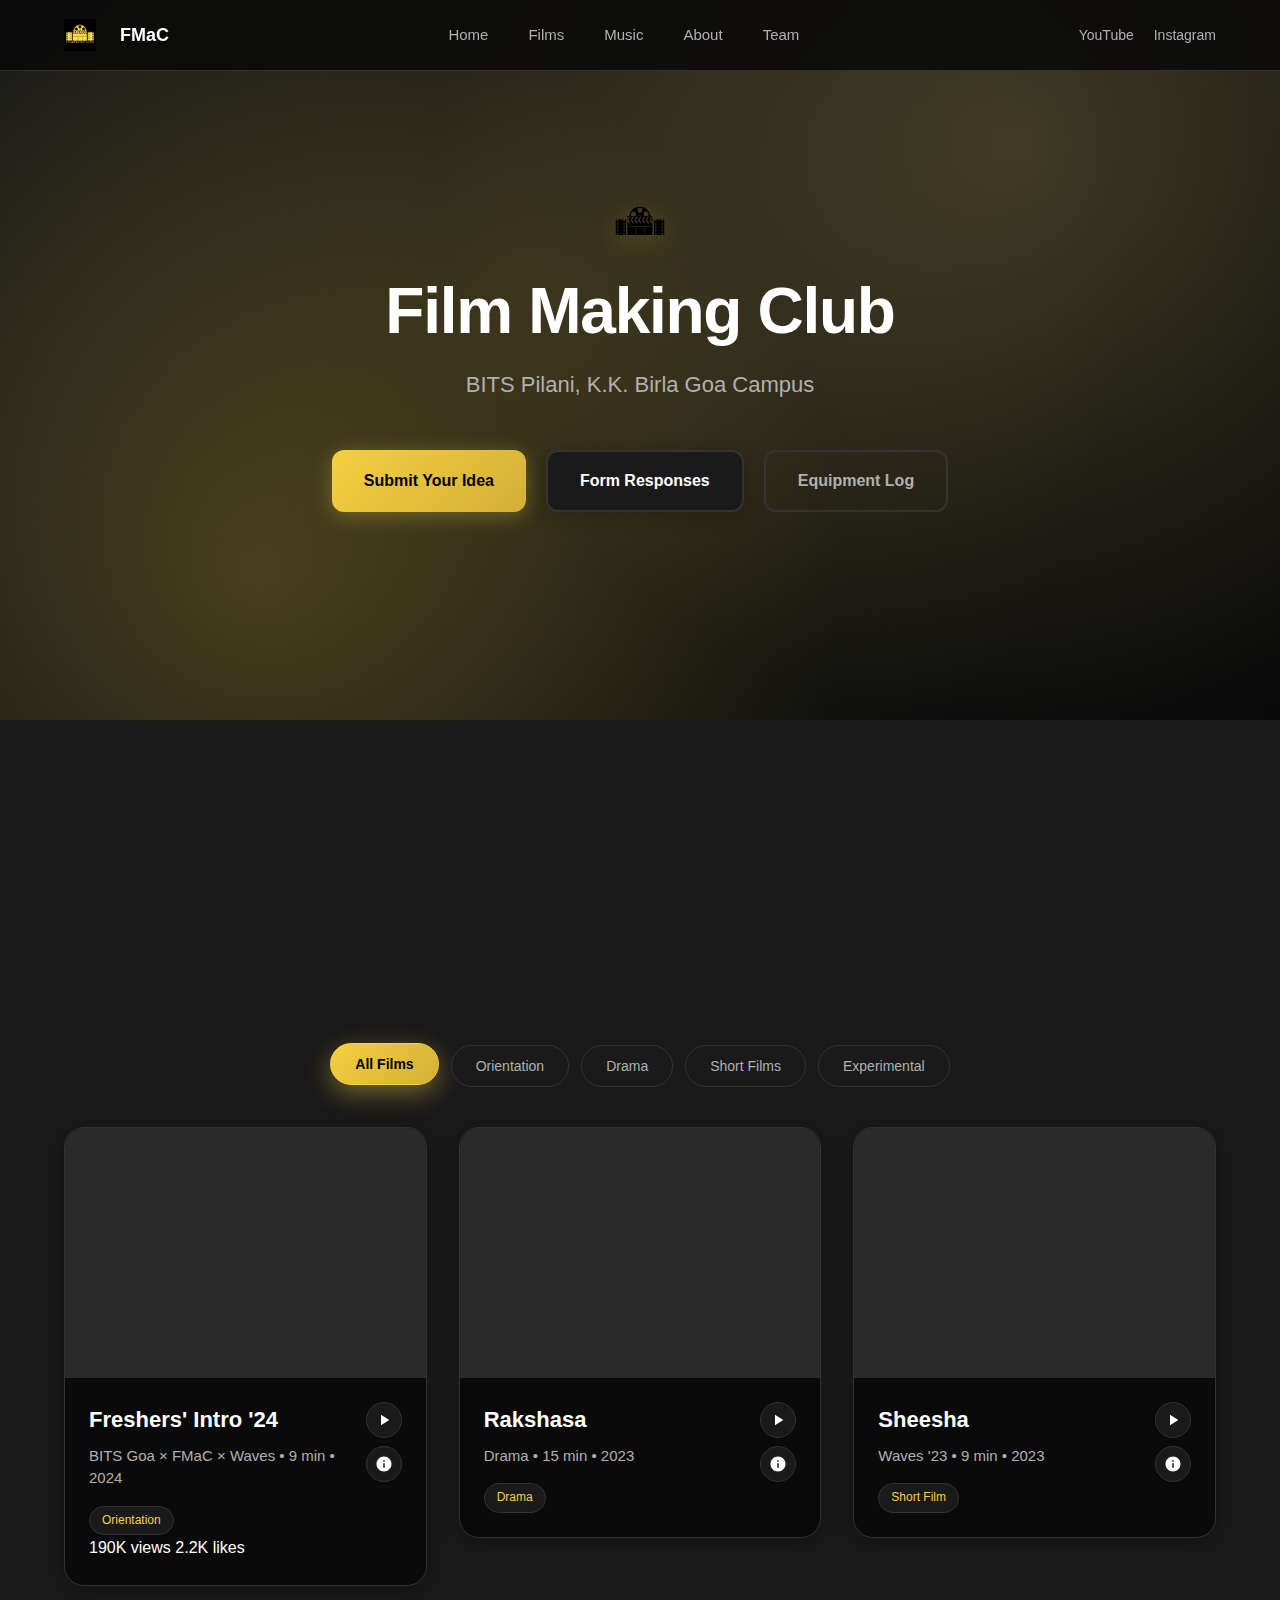
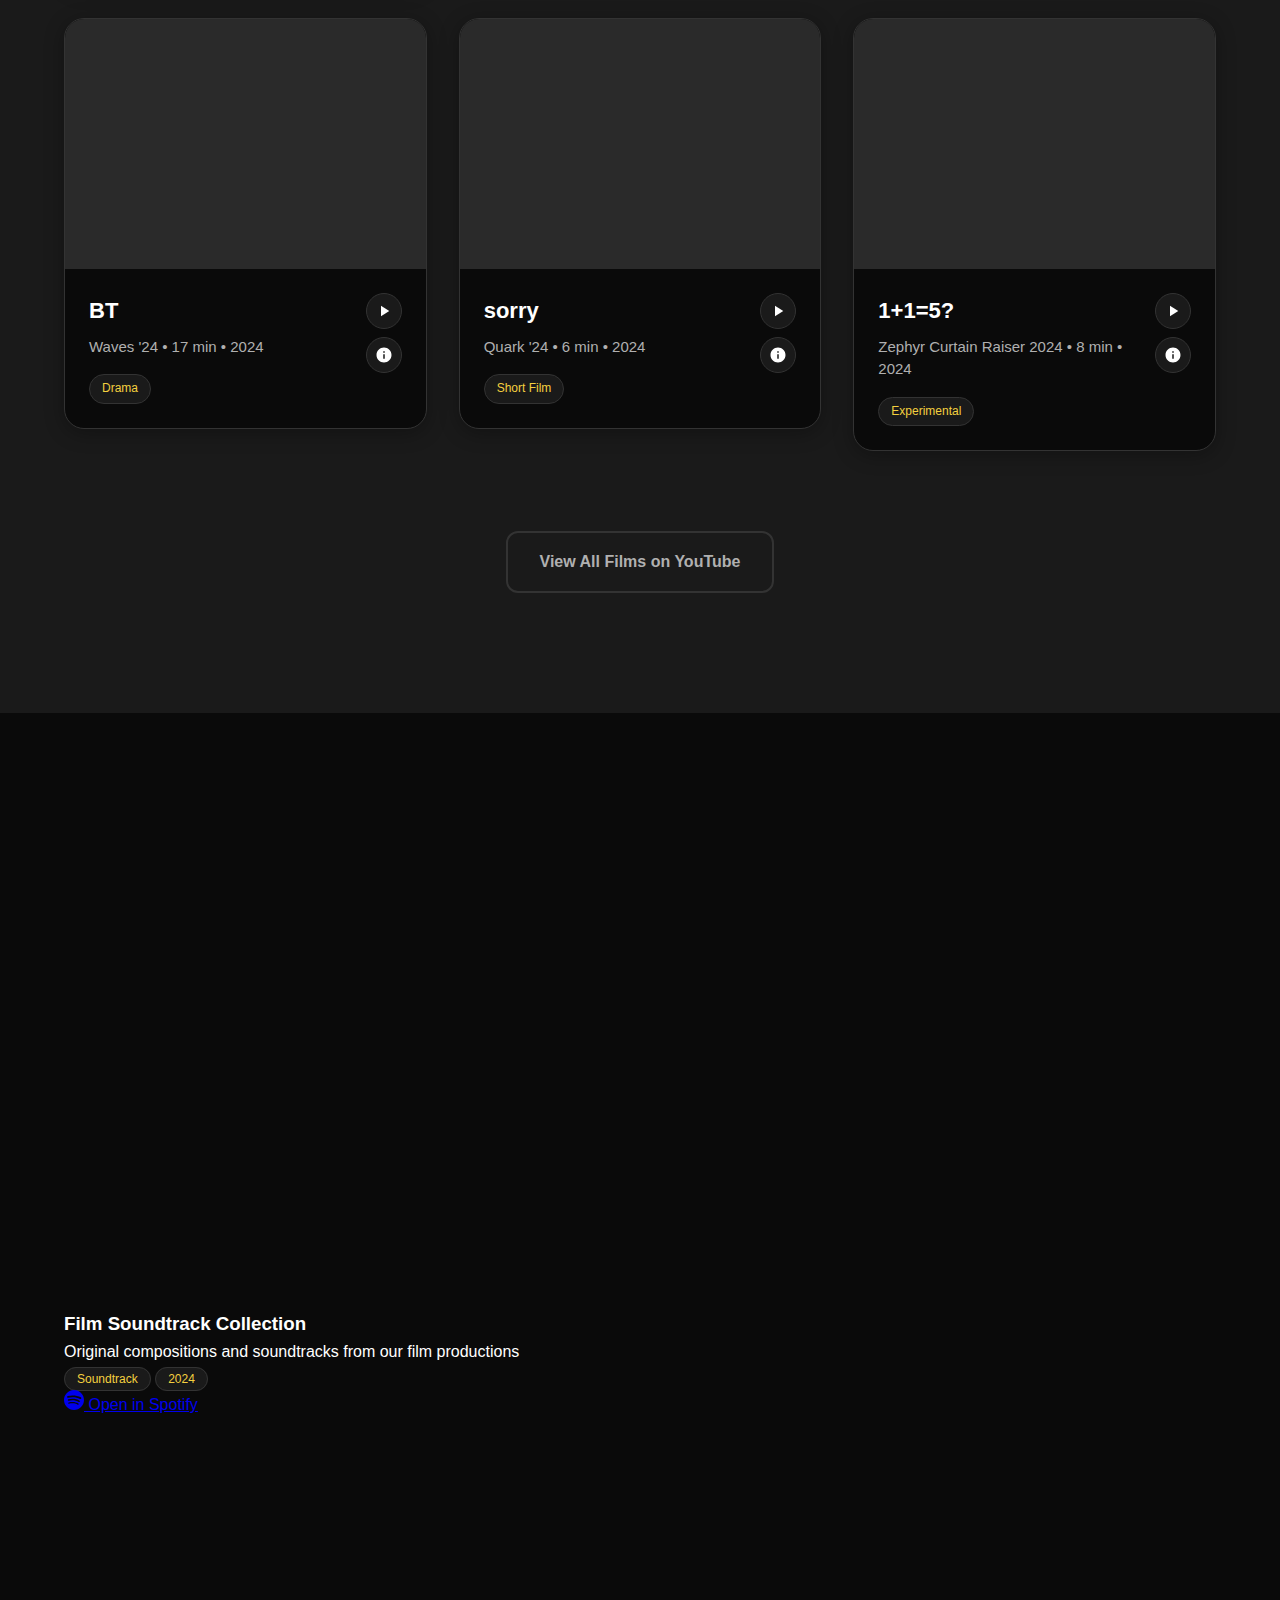
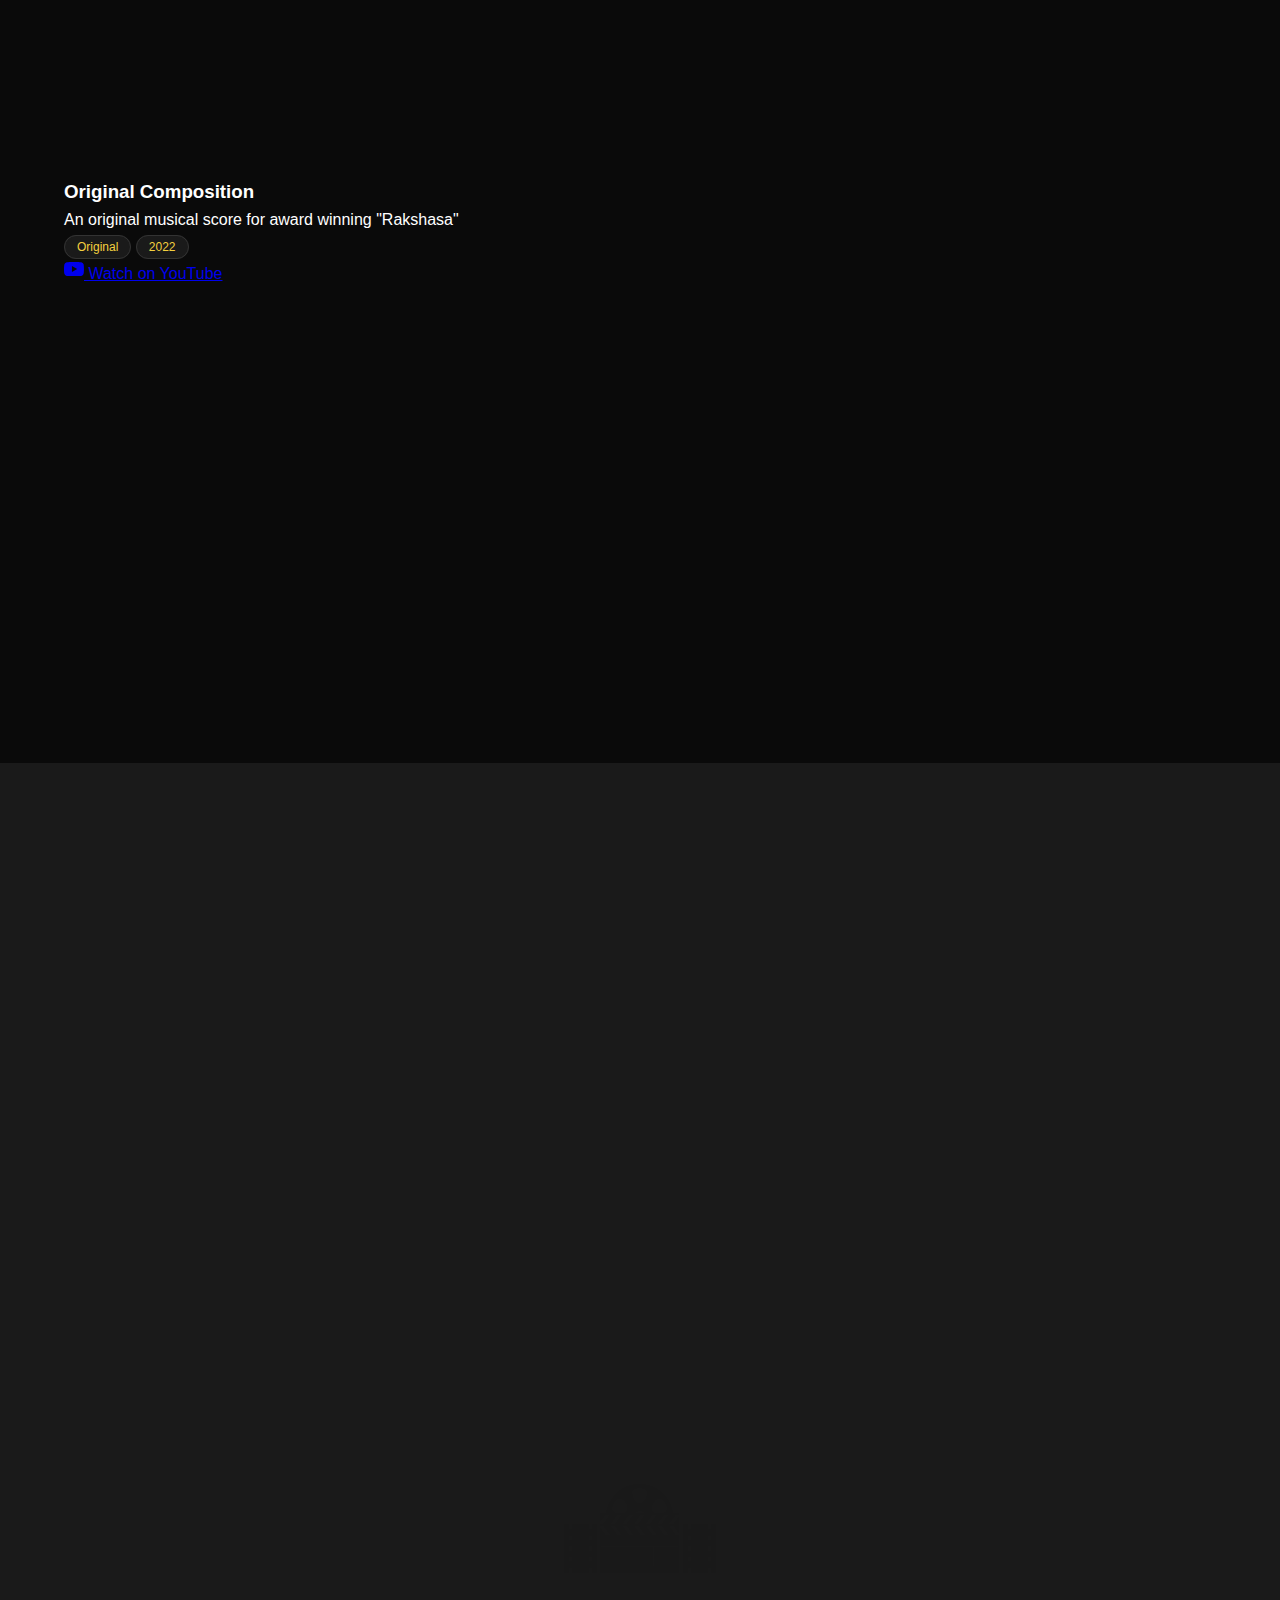
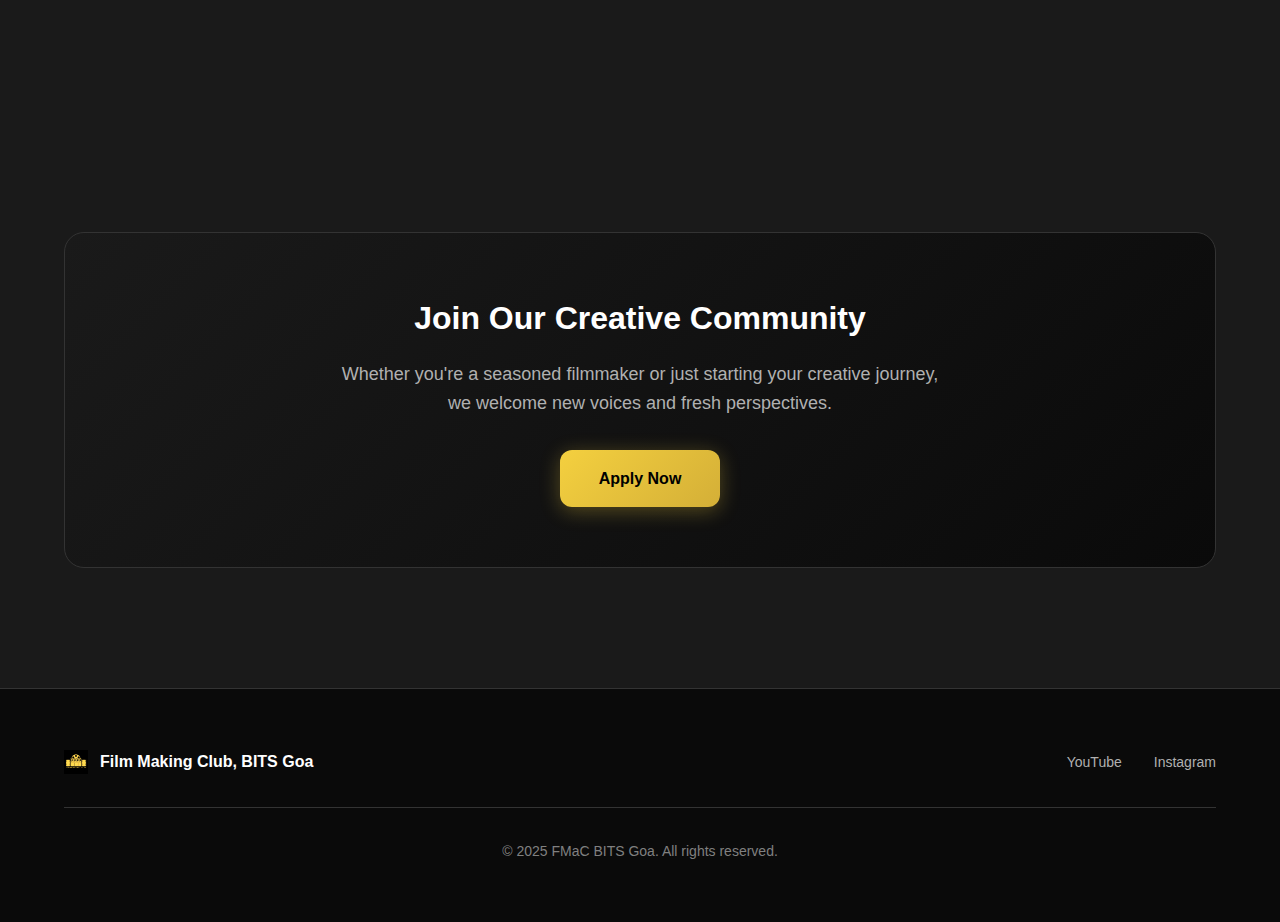
<file: index.html>
<!DOCTYPE html>
<html lang="en">
<head>
    <meta charset="UTF-8">
    <meta name="viewport" content="width=device-width, initial-scale=1.0">
    <meta name="description" content="FMaC BITS Goa - Film Making Club. Student filmmakers at BITS Pilani, K.K. Birla Goa Campus.">
    <meta http-equiv="Content-Security-Policy" content="default-src 'self' https:; script-src 'self' 'unsafe-inline'; style-src 'self' 'unsafe-inline' https://fonts.googleapis.com; font-src 'self' https://fonts.gstatic.com; img-src 'self' data:; frame-src https://www.youtube.com https://open.spotify.com; connect-src 'self'; base-uri 'self'; form-action 'none';"
>
    <title>FMaC - Film Making Club, BITS Goa</title>
    
    <!-- Favicon -->
    <link rel="icon" href="/favicon.ico" type="image/x-icon">
    <link rel="icon" type="image/png" href="favicon.png?v=2">
    <link rel="icon" type="image/png" sizes="32x32" href="favicon.png?v=2">
    <link rel="icon" type="image/png" sizes="16x16" href="favicon.png?v=2">
    <link rel="shortcut icon" href="favicon.png?v=2">
    <link rel="apple-touch-icon" sizes="180x180" href="favicon.png?v=2">
    
    <link href="https://fonts.googleapis.com/css2?family=Inter:wght@300;400;500;600;700;800&display=swap" rel="stylesheet">
    <link rel="stylesheet" href="styles.css">
</head>
<body>
    <!-- Scroll Progress Indicator -->
    <div class="scroll-indicator" id="scrollIndicator"></div>

    <!-- Floating Action Button -->
    <div class="fab" id="fabButton">
        <img src="assets/images/fmac-logo.png" alt="FMaC" class="fab-logo">
    </div>

<!-- comment -->

    <!-- Navigation -->
    <nav class="navbar">
        <div class="nav-container">
            <div class="nav-logo">
                <img src="assets/images/fmac-logo.png" alt="FMaC" class="logo">
                <span>FMaC</span>
            </div>
            <ul class="nav-menu">
                <li><a href="#home">Home</a></li>
                <li><a href="#films">Films</a></li>
                <li><a href="#music">Music</a></li>
                <li><a href="#about">About</a></li>
                <li><a href="#team">Team</a></li>
            </ul>
            <div class="nav-social">
                <a href="https://www.youtube.com/@FilmmakingClubBITSGoa" target="_blank" rel="noopener noreferrer">YouTube</a>
                <a href="https://www.instagram.com/fmac_bitsgoa/" target="_blank" rel="noopener noreferrer">Instagram</a>
            </div>
            <div class="hamburger">
                <span></span>
                <span></span>
                <span></span>
            </div>
        </div>
    </nav>

    <!-- Hero Section -->
    <section id="home" class="hero">
        <div class="hero-bg"></div>
        <div class="container">
            <div class="hero-content">
                <div class="hero-logo">
                    <img src="assets/images/FMaC Logo SVG.svg" alt="FMaC Logo" class="hero-logo-img">
                </div>
                <h1>Film Making Club</h1>
                <p>BITS Pilani, K.K. Birla Goa Campus</p>
                <div class="hero-actions">
                    <a href="https://docs.google.com/forms/d/e/1FAIpQLSfZgYoYp3YoEQPFgG-dZq_HJcFHl6YjH3hKukTp3VYuXHQLEw/viewform" target="_blank" rel="noopener noreferrer" class="btn primary">
                        Submit Your Idea
                    </a>
                    <a href="https://docs.google.com/spreadsheets/d/1dCpvEuVAivYqo31DassKK_8QAdIuN_unNOZUDXS8kZo/edit?usp=sharing" target="_blank" rel="noopener noreferrer" class="btn secondary">
                        Form Responses
                    </a>
                    <a href="https://maple-case-6b6.notion.site/FMaC-Equipment-Log-21eda89243578036b864e2c97563893d" target="_blank" rel="noopener noreferrer" class="btn outline">
                        Equipment Log
                    </a>
                </div>
            </div>
        </div>
    </section>

    <!-- Films Section -->
    <section id="films" class="films">
        <div class="container">
            <div class="section-header">
                <h2>Our Films</h2>
                <p>A collection of our work over the years.</p>
            </div>
            
            <!-- Film Filters -->
            <div class="film-filters">
                <button class="filter-btn active" data-filter="all">All Films</button>
                <button class="filter-btn" data-filter="orientation">Orientation</button>
                <button class="filter-btn" data-filter="drama">Drama</button>
                <button class="filter-btn" data-filter="short">Short Films</button>
                <button class="filter-btn" data-filter="experimental">Experimental</button>
            </div>
            
            <div class="films-grid" id="filmsGrid">
                <div class="film-item" data-category="orientation" data-year="2024" data-duration="9 min" data-video="https://www.youtube.com/watch?v=QwXP-6TuOGw">
                    <div class="film-video">
                        <iframe src="https://www.youtube.com/embed/QwXP-6TuOGw" title="Freshers Intro 24" allowfullscreen></iframe>
                    </div>
                    <div class="film-meta">
                        <div class="film-info">
                            <h3>Freshers' Intro '24</h3>
                            <p>BITS Goa × FMaC × Waves • 9 min • 2024</p>
                            <div class="film-tags">
                                <span class="tag orientation">Orientation</span>
                            </div>
                            <div class="film-stats">
                                <span class="views">190K views</span>
                                <span class="likes">2.2K likes</span>
                            </div>
                        </div>
                        <div class="film-actions">
                            <button class="play-btn">
                                <svg width="20" height="20" viewBox="0 0 24 24" fill="currentColor">
                                    <path d="M8 5v14l11-7z"/>
                                </svg>
                            </button>
                            <button class="info-btn" data-film="freshers-intro">
                                <svg width="18" height="18" viewBox="0 0 24 24" fill="currentColor">
                                    <path d="M12 2C6.48 2 2 6.48 2 12s4.48 10 10 10 10-4.48 10-10S17.52 2 12 2zm1 15h-2v-6h2v6zm0-8h-2V7h2v2z"/>
                                </svg>
                            </button>
                        </div>
                    </div>
                </div>

                <div class="film-item" data-category="drama" data-year="2023" data-duration="15 min" data-video="https://www.youtube.com/watch?v=hg3YkJYvOy0">
                    <div class="film-video">
                        <iframe src="https://www.youtube.com/embed/hg3YkJYvOy0" title="Rakshasa" allowfullscreen></iframe>
                    </div>
                    <div class="film-meta">
                        <div class="film-info">
                            <h3>Rakshasa</h3>
                            <p>Drama • 15 min • 2023</p>
                            <div class="film-tags">
                                <span class="tag drama">Drama</span>
                            </div>
                        </div>
                        <div class="film-actions">
                            <button class="play-btn">
                                <svg width="20" height="20" viewBox="0 0 24 24" fill="currentColor">
                                    <path d="M8 5v14l11-7z"/>
                                </svg>
                            </button>
                            <button class="info-btn" data-film="rakshasa">
                                <svg width="18" height="18" viewBox="0 0 24 24" fill="currentColor">
                                    <path d="M12 2C6.48 2 2 6.48 2 12s4.48 10 10 10 10-4.48 10-10S17.52 2 12 2zm1 15h-2v-6h2v6zm0-8h-2V7h2v2z"/>
                                </svg>
                            </button>
                        </div>
                    </div>
                </div>

                <div class="film-item" data-category="short" data-year="2023" data-duration="9 min" data-video="https://www.youtube.com/watch?v=N3-T4HtjGx4">
                    <div class="film-video">
                        <iframe src="https://www.youtube.com/embed/N3-T4HtjGx4" title="Sheesha" allowfullscreen></iframe>
                    </div>
                    <div class="film-meta">
                        <div class="film-info">
                            <h3>Sheesha</h3>
                            <p>Waves '23 • 9 min • 2023</p>
                            <div class="film-tags">
                                <span class="tag short">Short Film</span>
                            </div>
                        </div>
                        <div class="film-actions">
                            <button class="play-btn">
                                <svg width="20" height="20" viewBox="0 0 24 24" fill="currentColor">
                                    <path d="M8 5v14l11-7z"/>
                                </svg>
                            </button>
                            <button class="info-btn" data-film="sheesha">
                                <svg width="18" height="18" viewBox="0 0 24 24" fill="currentColor">
                                    <path d="M12 2C6.48 2 2 6.48 2 12s4.48 10 10 10 10-4.48 10-10S17.52 2 12 2zm1 15h-2v-6h2v6zm0-8h-2V7h2v2z"/>
                                </svg>
                            </button>
                        </div>
                    </div>
                </div>

                <div class="film-item" data-category="drama" data-year="2024" data-duration="17 min" data-video="https://www.youtube.com/watch?v=X-8QOo0FsfU">
                    <div class="film-video">
                        <iframe src="https://www.youtube.com/embed/X-8QOo0FsfU" title="BT" allowfullscreen></iframe>
                    </div>
                    <div class="film-meta">
                        <div class="film-info">
                            <h3>BT</h3>
                            <p>Waves '24 • 17 min • 2024</p>
                            <div class="film-tags">
                                <span class="tag drama">Drama</span>
                            </div>
                        </div>
                        <div class="film-actions">
                            <button class="play-btn">
                                <svg width="20" height="20" viewBox="0 0 24 24" fill="currentColor">
                                    <path d="M8 5v14l11-7z"/>
                                </svg>
                            </button>
                            <button class="info-btn" data-film="bt">
                                <svg width="18" height="18" viewBox="0 0 24 24" fill="currentColor">
                                    <path d="M12 2C6.48 2 2 6.48 2 12s4.48 10 10 10 10-4.48 10-10S17.52 2 12 2zm1 15h-2v-6h2v6zm0-8h-2V7h2v2z"/>
                                </svg>
                            </button>
                        </div>
                    </div>
                </div>

                <div class="film-item" data-category="short" data-year="2024" data-duration="6 min" data-video="https://www.youtube.com/watch?v=aXt-E4D3xng">
                    <div class="film-video">
                        <iframe src="https://www.youtube.com/embed/aXt-E4D3xng" title="sorry" allowfullscreen></iframe>
                    </div>
                    <div class="film-meta">
                        <div class="film-info">
                            <h3>sorry</h3>
                            <p>Quark '24 • 6 min • 2024</p>
                            <div class="film-tags">
                                <span class="tag short">Short Film</span>
                            </div>
                        </div>
                        <div class="film-actions">
                            <button class="play-btn">
                                <svg width="20" height="20" viewBox="0 0 24 24" fill="currentColor">
                                    <path d="M8 5v14l11-7z"/>
                                </svg>
                            </button>
                            <button class="info-btn" data-film="sorry">
                                <svg width="18" height="18" viewBox="0 0 24 24" fill="currentColor">
                                    <path d="M12 2C6.48 2 2 6.48 2 12s4.48 10 10 10 10-4.48 10-10S17.52 2 12 2zm1 15h-2v-6h2v6zm0-8h-2V7h2v2z"/>
                                </svg>
                            </button>
                        </div>
                    </div>
                </div>

                <div class="film-item" data-category="experimental" data-year="2024" data-duration="8 min" data-video="https://www.youtube.com/watch?v=43hjpwNXrRw">
                    <div class="film-video">
                        <iframe src="https://www.youtube.com/embed/43hjpwNXrRw" title="1+1=5?" allowfullscreen></iframe>
                    </div>
                    <div class="film-meta">
                        <div class="film-info">
                            <h3>1+1=5?</h3>
                            <p>Zephyr Curtain Raiser 2024 • 8 min • 2024</p>
                            <div class="film-tags">
                                <span class="tag experimental">Experimental</span>
                            </div>
                        </div>
                        <div class="film-actions">
                            <button class="play-btn">
                                <svg width="20" height="20" viewBox="0 0 24 24" fill="currentColor">
                                    <path d="M8 5v14l11-7z"/>
                                </svg>
                            </button>
                            <button class="info-btn" data-film="one-plus-one">
                                <svg width="18" height="18" viewBox="0 0 24 24" fill="currentColor">
                                    <path d="M12 2C6.48 2 2 6.48 2 12s4.48 10 10 10 10-4.48 10-10S17.52 2 12 2zm1 15h-2v-6h2v6zm0-8h-2V7h2v2z"/>
                                </svg>
                            </button>
                        </div>
                    </div>
                </div>
            </div>
            <div class="view-more">
                <a href="https://www.youtube.com/@FilmmakingClubBITSGoa" target="_blank" rel="noopener noreferrer" class="btn outline">
                    View All Films on YouTube
                </a>
            </div>
        </div>
    </section>

    <!-- Music Section -->
    <section id="music" class="music">
        <div class="container">
            <div class="section-header">
                <h2>Original Soundtracks</h2>
                <p>Discover the musical journey behind our films, now available on Spotify.</p>
            </div>
            
            <div class="music-grid">
                <!-- Album 1 -->
                <div class="music-item" data-genre="soundtrack" data-year="2024">
                    <div class="music-player">
                        <iframe src="https://open.spotify.com/embed/album/0KqMVc2acRj3EEgXWxdJSz?utm_source=generator&theme=0" 
                                width="100%" 
                                height="352" 
                                frameBorder="0" 
                                allowfullscreen="" 
                                allow="autoplay; clipboard-write; encrypted-media; fullscreen; picture-in-picture" 
                                loading="lazy">
                        </iframe>
                    </div>
                    <div class="music-meta">
                        <div class="music-info">
                            <h3>Film Soundtrack Collection</h3>
                            <p>Original compositions and soundtracks from our film productions</p>
                            <div class="music-tags">
                                <span class="tag soundtrack">Soundtrack</span>
                                <span class="tag year">2024</span>
                            </div>
                        </div>
                        <div class="music-actions">
                            <a href="https://open.spotify.com/album/0KqMVc2acRj3EEgXWxdJSz" 
                               target="_blank" 
                               rel="noopener noreferrer" 
                               class="spotify-btn">
                                <svg width="20" height="20" viewBox="0 0 24 24" fill="currentColor">
                                    <path d="M12 0C5.4 0 0 5.4 0 12s5.4 12 12 12 12-5.4 12-12S18.66 0 12 0zm5.521 17.34c-.24.359-.66.48-1.021.24-2.82-1.74-6.36-2.101-10.561-1.141-.418.122-.84-.179-.84-.66 0-.359.24-.66.54-.78 4.56-1.021 8.52-.6 11.64 1.32.42.18.479.659.241 1.021zm1.44-3.3c-.301.42-.841.6-1.262.3-3.239-1.98-8.159-2.58-11.939-1.38-.479.12-1.02-.12-1.14-.6-.12-.48.12-1.021.6-1.141C9.6 9.9 15 10.561 18.72 12.84c.361.181.48.78.241 1.2zm.12-3.36C15.24 8.4 8.82 8.16 5.16 9.301c-.6.179-1.2-.181-1.38-.721-.18-.601.18-1.2.72-1.381 4.26-1.26 11.28-1.02 15.721 1.621.539.3.719 1.02.42 1.56-.299.421-1.02.599-1.559.3z"/>
                                </svg>
                                Open in Spotify
                            </a>
                        </div>
                    </div>
                </div>

                <!-- Original YouTube Track -->
                <div class="music-item" data-genre="original" data-year="2024">
                    <div class="music-player">
                        <iframe src="https://www.youtube.com/embed/Bc-LjAoDNZI?si=eulvDAdUd5BMJjuf" 
                                width="100%" 
                                height="352" 
                                frameBorder="0" 
                                allowfullscreen="" 
                                allow="autoplay; clipboard-write; encrypted-media; fullscreen; picture-in-picture" 
                                loading="lazy">
                        </iframe>
                    </div>
                    <div class="music-meta">
                        <div class="music-info">
                            <h3>Original Composition</h3>
                            <p>An original musical score for award winning "Rakshasa"</p>
                            <div class="music-tags">
                                <span class="tag original">Original</span>
                                <span class="tag year">2022</span>
                            </div>
                        </div>
                        <div class="music-actions">
                            <a href="https://youtu.be/Bc-LjAoDNZI?si=eulvDAdUd5BMJjuf" 
                               target="_blank" 
                               rel="noopener noreferrer" 
                               class="youtube-btn">
                                <svg width="20" height="20" viewBox="0 0 24 24" fill="currentColor">
                                    <path d="M23.498 6.186a3.016 3.016 0 0 0-2.122-2.136C19.505 3.545 12 3.545 12 3.545s-7.505 0-9.377.505A3.017 3.017 0 0 0 .502 6.186C0 8.07 0 12 0 12s0 3.93.502 5.814a3.016 3.016 0 0 0 2.122 2.136c1.871.505 9.376.505 9.376.505s7.505 0 9.377-.505a3.015 3.015 0 0 0 2.122-2.136C24 15.93 24 12 24 12s0-3.93-.502-5.814zM9.545 15.568V8.432L15.818 12l-6.273 3.568z"/>
                                </svg>
                                Watch on YouTube
                            </a>
                        </div>
                    </div>
                </div>
            </div>
        </div>
    </section>

    <!-- About Section -->
    <section id="about" class="about">
        <div class="container">
            <div class="about-content">
                <div class="about-text">
                    <div class="about-logo-accent">
                        <img src="assets/images/fmac-logo.png" alt="FMaC" class="about-accent-logo">
                    </div>
                    <h2>About FMaC</h2>
                    <p>The Film Making Club at BITS Pilani, K.K. Birla Goa Campus is a community of students passionate about filmmaking and storytelling.</p>
                </div>
            </div>
        </div>
    </section>

    <!-- Team Section -->
    <section id="team" class="team">
        <div class="container">
            <div class="section-header">
                <h2>Our Team</h2>
                <p>Meet the creative minds behind FMaC's films.</p>
            </div>
            <div class="team-categories">
                <div class="category" data-category="writing">
                    <div class="category-content">
                        <h3>Writing</h3>
                        <p>Screenwriters and story developers crafting compelling narratives and dialogue</p>
                        <div class="category-skills">
                            <span>Script Writing</span>
                            <span>Story Development</span>
                            <span>Dialogue</span>
                        </div>
                    </div>
                </div>
                <div class="category" data-category="acting">
                    <div class="category-content">
                        <h3>Acting</h3>
                        <p>Talented performers who bring characters to life on screen</p>
                        <div class="category-skills">
                            <span>Performance</span>
                            <span>Character Development</span>
                            <span>Expression</span>
                        </div>
                    </div>
                </div>
                <div class="category" data-category="cinematography">
                    <div class="category-content">
                        <h3>Cinematography</h3>
                        <p>Visual storytellers capturing stunning imagery and camera work</p>
                        <div class="category-skills">
                            <span>Camera Operation</span>
                            <span>Lighting</span>
                            <span>Composition</span>
                        </div>
                    </div>
                </div>
                <div class="category" data-category="sound">
                    <div class="category-content">
                        <h3>Sound Design</h3>
                        <p>Audio specialists creating immersive soundscapes and music</p>
                        <div class="category-skills">
                            <span>Audio Recording</span>
                            <span>Sound Mixing</span>
                            <span>Music Production</span>
                        </div>
                    </div>
                </div>
                <div class="category" data-category="post">
                    <div class="category-content">
                        <h3>Post Production</h3>
                        <p>Editors and VFX artists who polish and perfect the final product</p>
                        <div class="category-skills">
                            <span>Video Editing</span>
                            <span>Color Grading</span>
                            <span>Visual Effects</span>
                        </div>
                    </div>
                </div>
            </div>
            <div class="join-us">
                <h3>Join Our Creative Community</h3>
                <p>Whether you're a seasoned filmmaker or just starting your creative journey, we welcome new voices and fresh perspectives.</p>
                <a href="https://docs.google.com/forms/d/e/1FAIpQLSfZgYoYp3YoEQPFgG-dZq_HJcFHl6YjH3hKukTp3VYuXHQLEw/viewform" target="_blank" rel="noopener noreferrer" class="btn primary">Apply Now</a>
            </div>
        </div>
    </section>

    <!-- Footer -->
    <footer class="footer">
        <div class="container">
            <div class="footer-content">
                <div class="footer-left">
                    <img src="assets/images/fmac-logo.png" alt="FMaC" class="footer-logo">
                    <span>Film Making Club, BITS Goa</span>
                </div>
                <div class="footer-right">
                    <a href="https://www.youtube.com/@FilmmakingClubBITSGoa" target="_blank" rel="noopener noreferrer">YouTube</a>
                    <a href="https://www.instagram.com/fmac_bitsgoa/" target="_blank" rel="noopener noreferrer">Instagram</a>
                </div>
            </div>
            <div class="footer-bottom">
                <p>&copy; 2025 FMaC BITS Goa. All rights reserved.</p>
            </div>
        </div>
    </footer>

    <script src="script.js"></script>
</body>
</html>
</file>
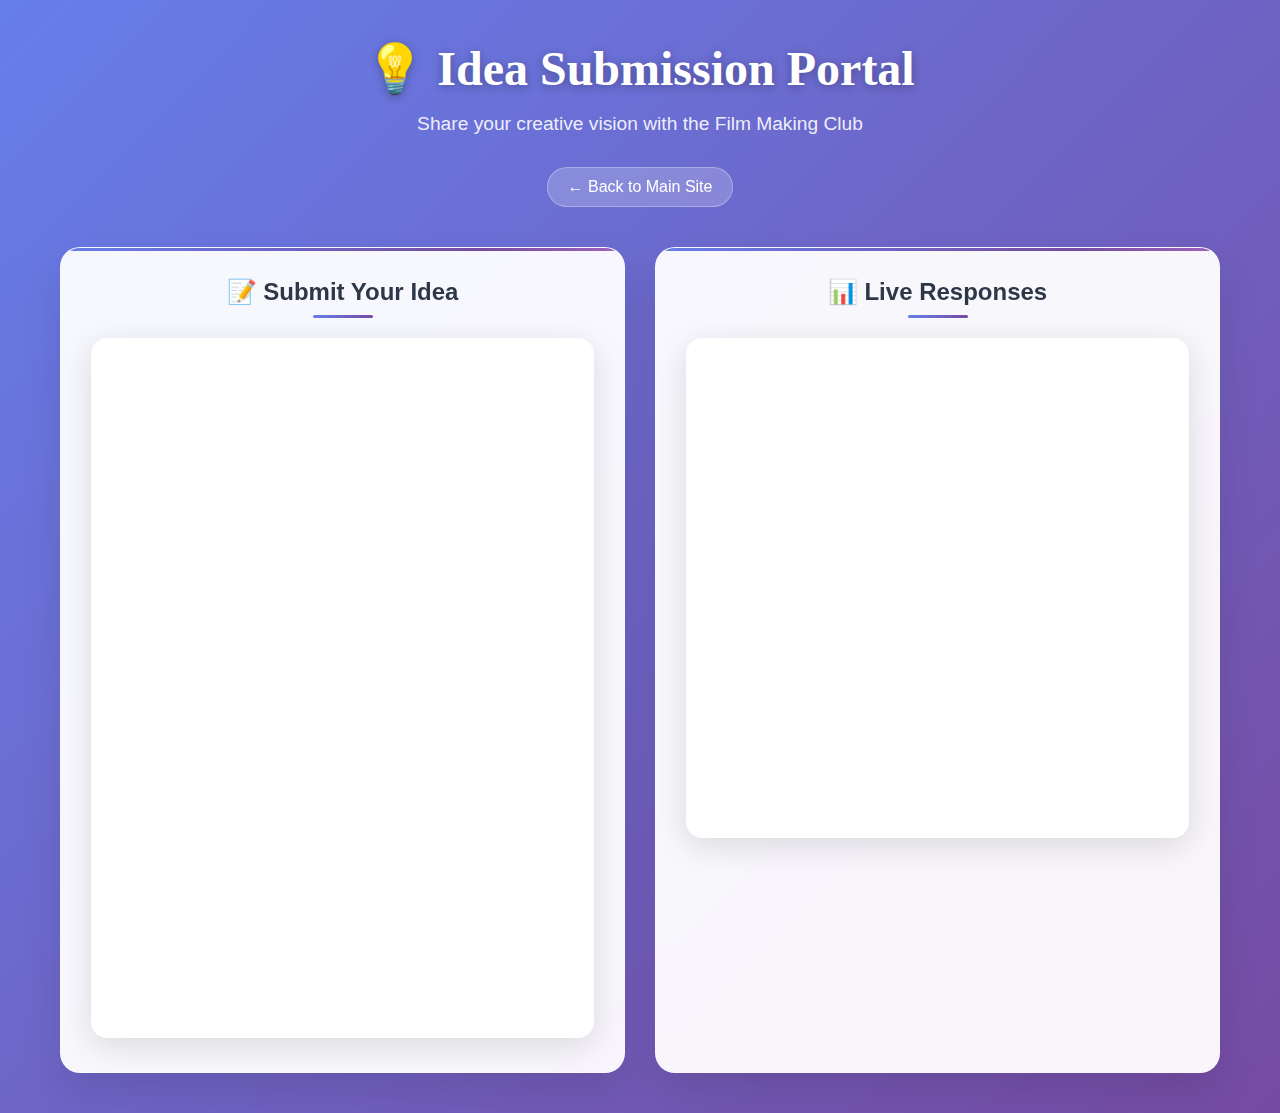
<file: ideation.html>
<!DOCTYPE html>
<html lang="en">
<head>
    <meta charset="UTF-8">
    <meta name="viewport" content="width=device-width, initial-scale=1.0">
    <meta name="description" content="Submit your creative ideas to the Film Making Club. Share your vision and collaborate with fellow filmmakers.">
    <meta name="keywords" content="film ideas, movie submissions, creative collaboration, film making club">
    <meta name="author" content="Film Making Club">
    <meta http-equiv="Content-Security-Policy" content="default-src 'self' https:; script-src 'self' 'unsafe-inline'; style-src 'self' 'unsafe-inline' https://fonts.googleapis.com; font-src 'self' https://fonts.gstatic.com; img-src 'self' data:; connect-src 'self'; base-uri 'self'; form-action 'none';">
    
    <title>Ideation Portal - FMaC</title>
    
    <!-- Favicon -->
    <link rel="icon" href="/favicon.ico" type="image/x-icon">
    <link rel="icon" type="image/png" href="favicon.png?v=2">
    <link rel="icon" type="image/png" sizes="32x32" href="favicon.png?v=2">
    <link rel="icon" type="image/png" sizes="16x16" href="favicon.png?v=2">
    <link rel="shortcut icon" href="favicon.png?v=2">
    <link rel="apple-touch-icon" sizes="180x180" href="favicon.png?v=2">
    
    <link href="https://fonts.googleapis.com/css2?family=Inter:wght@300;400;500;600;700&family=Playfair+Display:wght@400;600;700&display=swap" rel="stylesheet">
    <style>
        * {
            margin: 0;
            padding: 0;
            box-sizing: border-box;
        }

        body {
            font-family: 'Inter', sans-serif;
            background: linear-gradient(135deg, #667eea 0%, #764ba2 25%, #f093fb 50%, #f5576c 75%, #4facfe 100%);
            background-size: 400% 400%;
            animation: gradientShift 15s ease infinite;
            color: #222;
            min-height: 100vh;
        }

        @keyframes gradientShift {
            0% { background-position: 0% 50%; }
            50% { background-position: 100% 50%; }
            100% { background-position: 0% 50%; }
        }

        .header {
            text-align: center;
            padding: 40px 20px;
        }

        .header h1 {
            font-family: 'Playfair Display', serif;
            font-size: 3rem;
            font-weight: 700;
            color: #fff;
            text-shadow: 0 2px 10px rgba(0, 0, 0, 0.3);
            margin-bottom: 1rem;
        }

        .header p {
            font-size: 1.2rem;
            color: rgba(255, 255, 255, 0.9);
            margin-bottom: 2rem;
        }

        .back-link {
            display: inline-block;
            background: rgba(255, 255, 255, 0.2);
            color: white;
            padding: 10px 20px;
            text-decoration: none;
            border-radius: 25px;
            border: 1px solid rgba(255, 255, 255, 0.3);
            transition: all 0.3s ease;
            backdrop-filter: blur(10px);
        }

        .back-link:hover {
            background: rgba(255, 255, 255, 0.3);
            transform: translateY(-2px);
        }

        .container {
            max-width: 1200px;
            margin: 0 auto;
            padding: 0 20px;
        }

        .ideation-grid {
            display: grid;
            grid-template-columns: 1fr 1fr;
            gap: 30px;
            margin-bottom: 40px;
        }

        .ideation-card {
            background: rgba(255, 255, 255, 0.95);
            backdrop-filter: blur(10px);
            border: 1px solid rgba(255, 255, 255, 0.2);
            border-radius: 20px;
            padding: 30px;
            box-shadow: 0 20px 40px rgba(0, 0, 0, 0.1);
            position: relative;
            overflow: hidden;
        }

        .ideation-card::before {
            content: '';
            position: absolute;
            top: 0;
            left: 0;
            right: 0;
            height: 3px;
            background: linear-gradient(90deg, #667eea, #764ba2, #f093fb, #f5576c, #4facfe);
            background-size: 300% 100%;
            animation: borderShift 3s ease infinite;
        }

        @keyframes borderShift {
            0% { background-position: 0% 50%; }
            50% { background-position: 100% 50%; }
            100% { background-position: 0% 50%; }
        }

        .card-title {
            font-size: 1.5rem;
            font-weight: 600;
            margin-bottom: 20px;
            color: #2d3748;
            text-align: center;
            position: relative;
            padding-bottom: 12px;
        }

        .card-title::after {
            content: '';
            position: absolute;
            bottom: 0;
            left: 50%;
            transform: translateX(-50%);
            width: 60px;
            height: 3px;
            background: linear-gradient(90deg, #667eea, #764ba2);
            border-radius: 2px;
        }

        iframe {
            width: 100%;
            border: none;
            border-radius: 16px;
            box-shadow: 0 8px 32px rgba(0, 0, 0, 0.12);
            background: #fff;
        }

        .form-iframe {
            height: 700px;
        }

        .responses-iframe {
            height: 500px;
        }

        /* Responsive Design */
        @media (max-width: 768px) {
            .header h1 {
                font-size: 2.2rem;
            }

            .header p {
                font-size: 1rem;
            }

            .ideation-grid {
                grid-template-columns: 1fr;
                gap: 20px;
            }

            .ideation-card {
                padding: 20px;
            }

            .form-iframe {
                height: 600px;
            }

            .responses-iframe {
                height: 450px;
            }
        }

        @media (max-width: 480px) {
            .header {
                padding: 30px 15px;
            }

            .header h1 {
                font-size: 1.8rem;
            }

            .container {
                padding: 0 15px;
            }

            .ideation-card {
                padding: 15px;
            }

            .form-iframe {
                height: 550px;
            }

            .responses-iframe {
                height: 400px;
            }
        }
    </style>
</head>
<body>
    <div class="header">
        <h1>💡 Idea Submission Portal</h1>
        <p>Share your creative vision with the Film Making Club</p>
        <a href="index.html" class="back-link">← Back to Main Site</a>
    </div>

    <div class="container">
        <div class="ideation-grid">
            <div class="ideation-card">
                <h3 class="card-title">📝 Submit Your Idea</h3>
                <iframe class="form-iframe"
                    src="https://docs.google.com/forms/d/e/1FAIpQLSfZgYoYp3YoEQPFgG-dZq_HJcFHl6YjH3hKukTp3VYuXHQLEw/viewform?embedded=true"
                    loading="lazy">
                </iframe>
            </div>

            <div class="ideation-card">
                <h3 class="card-title">📊 Live Responses</h3>
                <iframe class="responses-iframe"
                    src="https://docs.google.com/spreadsheets/d/1dCpvEuVAivYqo31DassKK_8QAdIuN_unNOZUDXS8kZo/edit?usp=sharing"
                    loading="lazy">
                </iframe>
            </div>
        </div>
    </div>
</body>
</html>
</file>
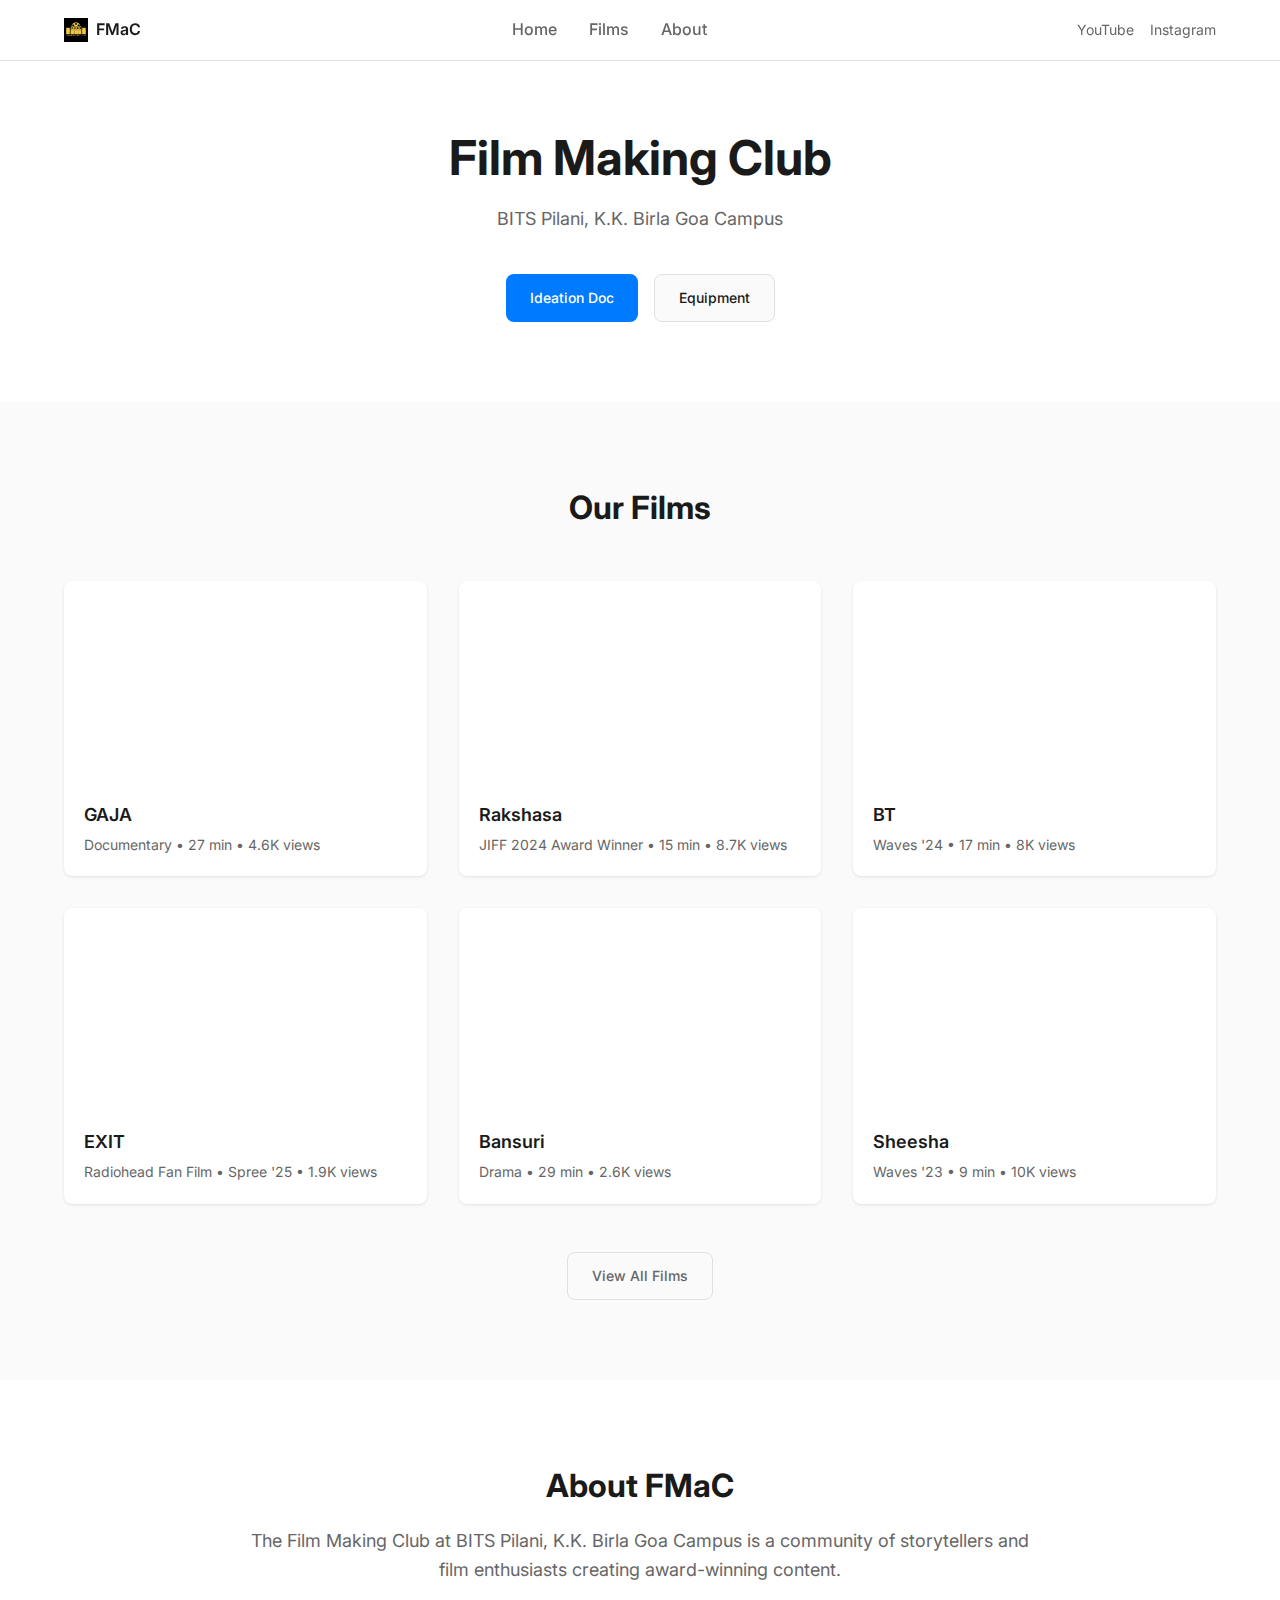
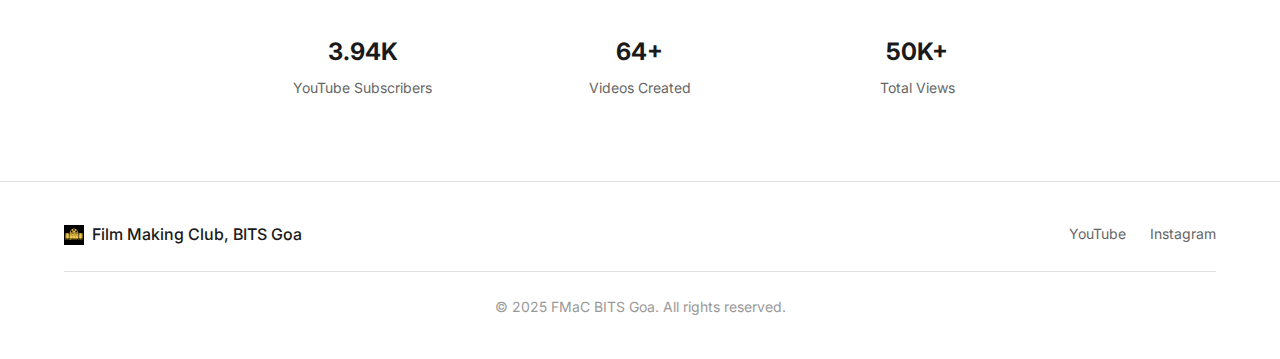
<file: index-new.html>
<!DOCTYPE html>
<html lang="en">
<head>
    <meta charset="UTF-8">
    <meta name="viewport" content="width=device-width, initial-scale=1.0">
    <meta name="description" content="FMaC BITS Goa - Film Making Club. Submit ideas and access equipment.">
    <title>FMaC - Film Making Club, BITS Goa</title>
    <link href="https://fonts.googleapis.com/css2?family=Inter:wght@300;400;500;600;700&display=swap" rel="stylesheet">
    <link rel="stylesheet" href="styles-new.css">
</head>
<body>
    <!-- Navigation -->
    <nav class="navbar">
        <div class="nav-container">
            <div class="nav-logo">
                <img src="assets/images/fmac-logo.png" alt="FMaC" class="logo">
                <span>FMaC</span>
            </div>
            <ul class="nav-menu">
                <li><a href="#home">Home</a></li>
                <li><a href="#films">Films</a></li>
                <li><a href="#about">About</a></li>
            </ul>
            <div class="nav-social">
                <a href="https://www.youtube.com/@FilmmakingClubBITSGoa" target="_blank">YouTube</a>
                <a href="https://www.instagram.com/fmac_bitsgoa/" target="_blank">Instagram</a>
            </div>
            <div class="hamburger">
                <span></span>
                <span></span>
                <span></span>
            </div>
        </div>
    </nav>

    <!-- Hero Section -->
    <section id="home" class="hero">
        <div class="container">
            <div class="hero-content">
                <h1>Film Making Club</h1>
                <p>BITS Pilani, K.K. Birla Goa Campus</p>
                <div class="hero-actions">
                    <a href="https://docs.google.com/forms/d/e/1FAIpQLSfZgYoYp3YoEQPFgG-dZq_HJcFHl6YjH3hKukTp3VYuXHQLEw/viewform" target="_blank" class="btn primary">
                        Ideation Doc
                    </a>
                    <a href="https://maple-case-6b6.notion.site/FMaC-Equipment-Log-21eda89243578036b864e2c97563893d" target="_blank" class="btn secondary">
                        Equipment
                    </a>
                </div>
            </div>
        </div>
    </section>

    <!-- Films Section -->
    <section id="films" class="films">
        <div class="container">
            <h2>Our Films</h2>
            <div class="films-grid">
                <div class="film-item">
                    <div class="film-video">
                        <iframe src="https://www.youtube.com/embed/NJahD9X1i6k" title="GAJA" allowfullscreen></iframe>
                    </div>
                    <div class="film-meta">
                        <h3>GAJA</h3>
                        <p>Documentary • 27 min • 4.6K views</p>
                    </div>
                </div>

                <div class="film-item">
                    <div class="film-video">
                        <iframe src="https://www.youtube.com/embed/hg3YkJYvOy0" title="Rakshasa" allowfullscreen></iframe>
                    </div>
                    <div class="film-meta">
                        <h3>Rakshasa</h3>
                        <p>JIFF 2024 Award Winner • 15 min • 8.7K views</p>
                    </div>
                </div>

                <div class="film-item">
                    <div class="film-video">
                        <iframe src="https://www.youtube.com/embed/X-8QOo0FsfU" title="BT" allowfullscreen></iframe>
                    </div>
                    <div class="film-meta">
                        <h3>BT</h3>
                        <p>Waves '24 • 17 min • 8K views</p>
                    </div>
                </div>

                <div class="film-item">
                    <div class="film-video">
                        <iframe src="https://www.youtube.com/embed/MJANSOA0OIM" title="EXIT" allowfullscreen></iframe>
                    </div>
                    <div class="film-meta">
                        <h3>EXIT</h3>
                        <p>Radiohead Fan Film • Spree '25 • 1.9K views</p>
                    </div>
                </div>

                <div class="film-item">
                    <div class="film-video">
                        <iframe src="https://www.youtube.com/embed/fyRWAgOiYwA" title="Bansuri" allowfullscreen></iframe>
                    </div>
                    <div class="film-meta">
                        <h3>Bansuri</h3>
                        <p>Drama • 29 min • 2.6K views</p>
                    </div>
                </div>

                <div class="film-item">
                    <div class="film-video">
                        <iframe src="https://www.youtube.com/embed/N3-T4HtjGx4" title="Sheesha" allowfullscreen></iframe>
                    </div>
                    <div class="film-meta">
                        <h3>Sheesha</h3>
                        <p>Waves '23 • 9 min • 10K views</p>
                    </div>
                </div>
            </div>
            <div class="view-more">
                <a href="https://www.youtube.com/@FilmmakingClubBITSGoa" target="_blank" class="btn outline">
                    View All Films
                </a>
            </div>
        </div>
    </section>

    <!-- About Section -->
    <section id="about" class="about">
        <div class="container">
            <div class="about-content">
                <div class="about-text">
                    <h2>About FMaC</h2>
                    <p>The Film Making Club at BITS Pilani, K.K. Birla Goa Campus is a community of storytellers and film enthusiasts creating award-winning content.</p>
                    <div class="stats">
                        <div class="stat">
                            <span class="number">3.94K</span>
                            <span class="label">YouTube Subscribers</span>
                        </div>
                        <div class="stat">
                            <span class="number">64+</span>
                            <span class="label">Videos Created</span>
                        </div>
                        <div class="stat">
                            <span class="number">50K+</span>
                            <span class="label">Total Views</span>
                        </div>
                    </div>
                </div>
            </div>
        </div>
    </section>

    <!-- Footer -->
    <footer class="footer">
        <div class="container">
            <div class="footer-content">
                <div class="footer-left">
                    <img src="assets/images/fmac-logo.png" alt="FMaC" class="footer-logo">
                    <span>Film Making Club, BITS Goa</span>
                </div>
                <div class="footer-right">
                    <a href="https://www.youtube.com/@FilmmakingClubBITSGoa" target="_blank">YouTube</a>
                    <a href="https://www.instagram.com/fmac_bitsgoa/" target="_blank">Instagram</a>
                </div>
            </div>
            <div class="footer-bottom">
                <p>&copy; 2025 FMaC BITS Goa. All rights reserved.</p>
            </div>
        </div>
    </footer>

    <script src="script-new.js"></script>
</body>
</html>
</file>
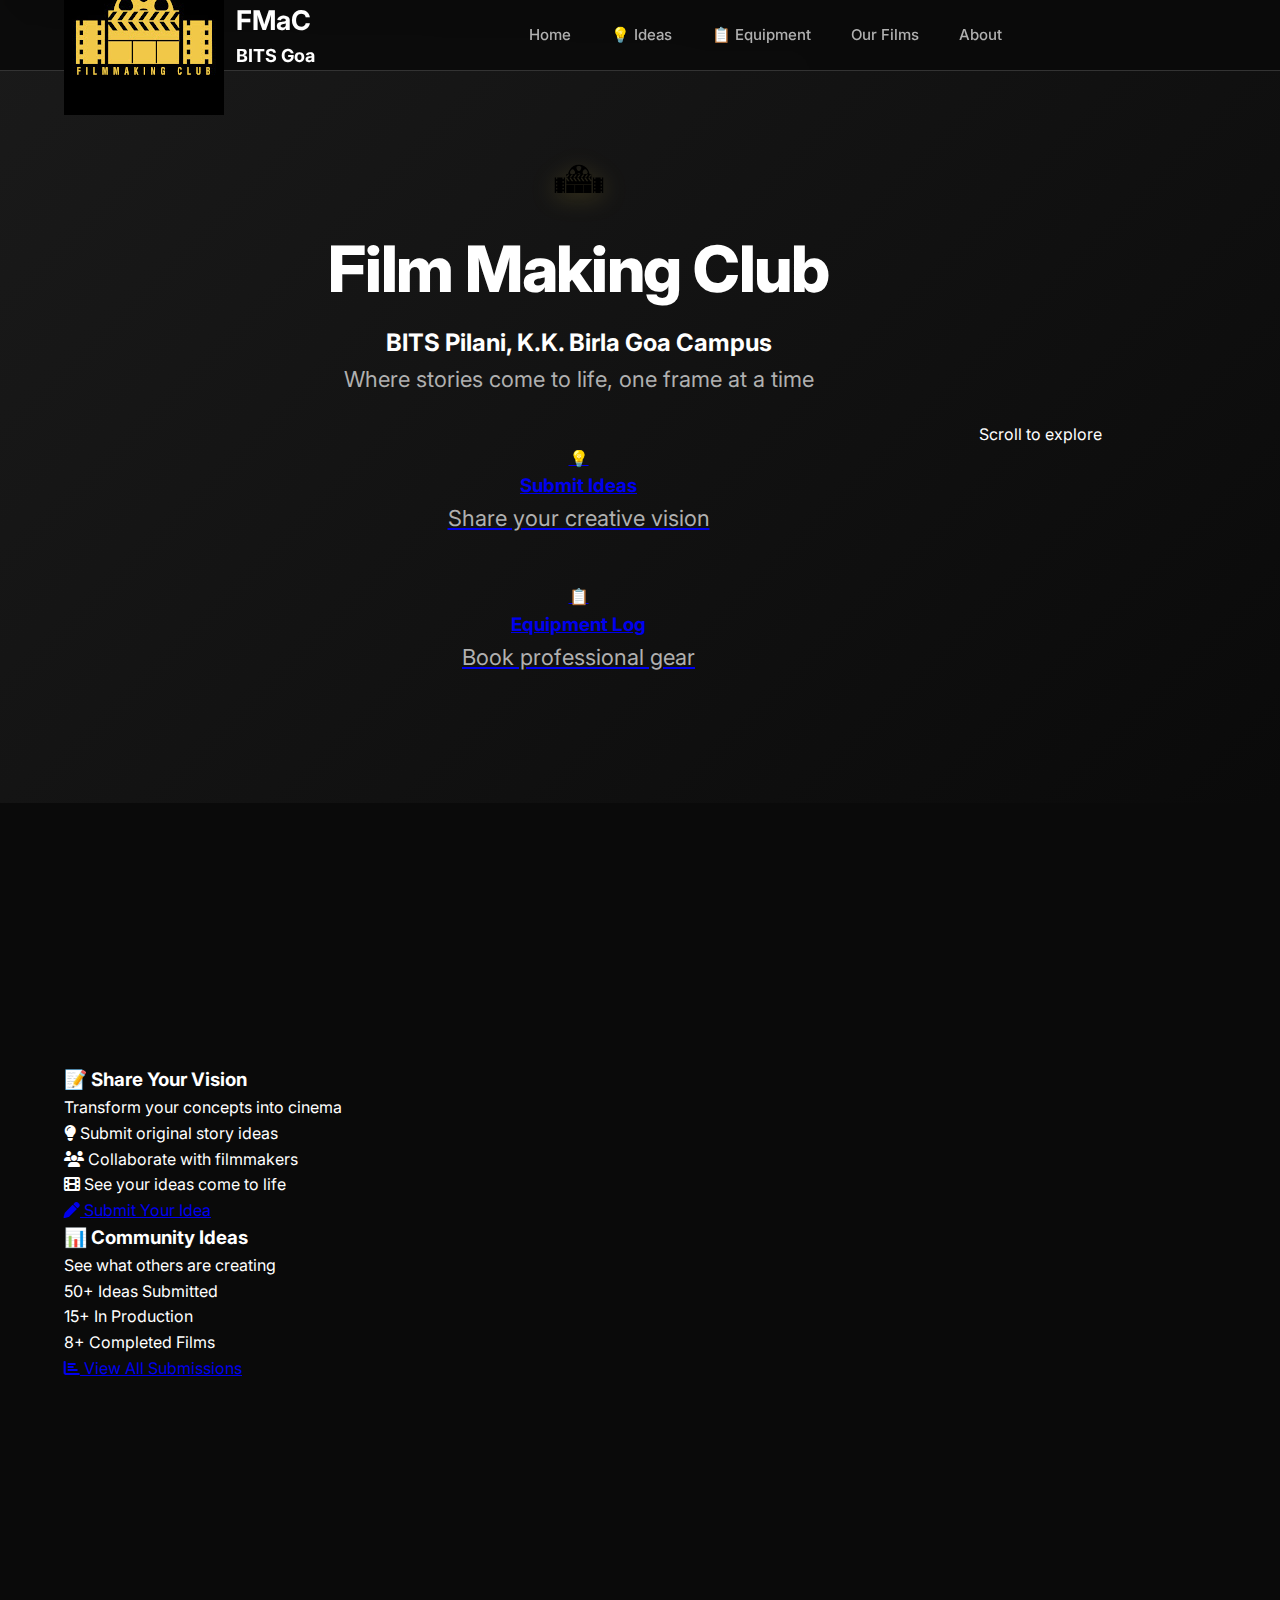
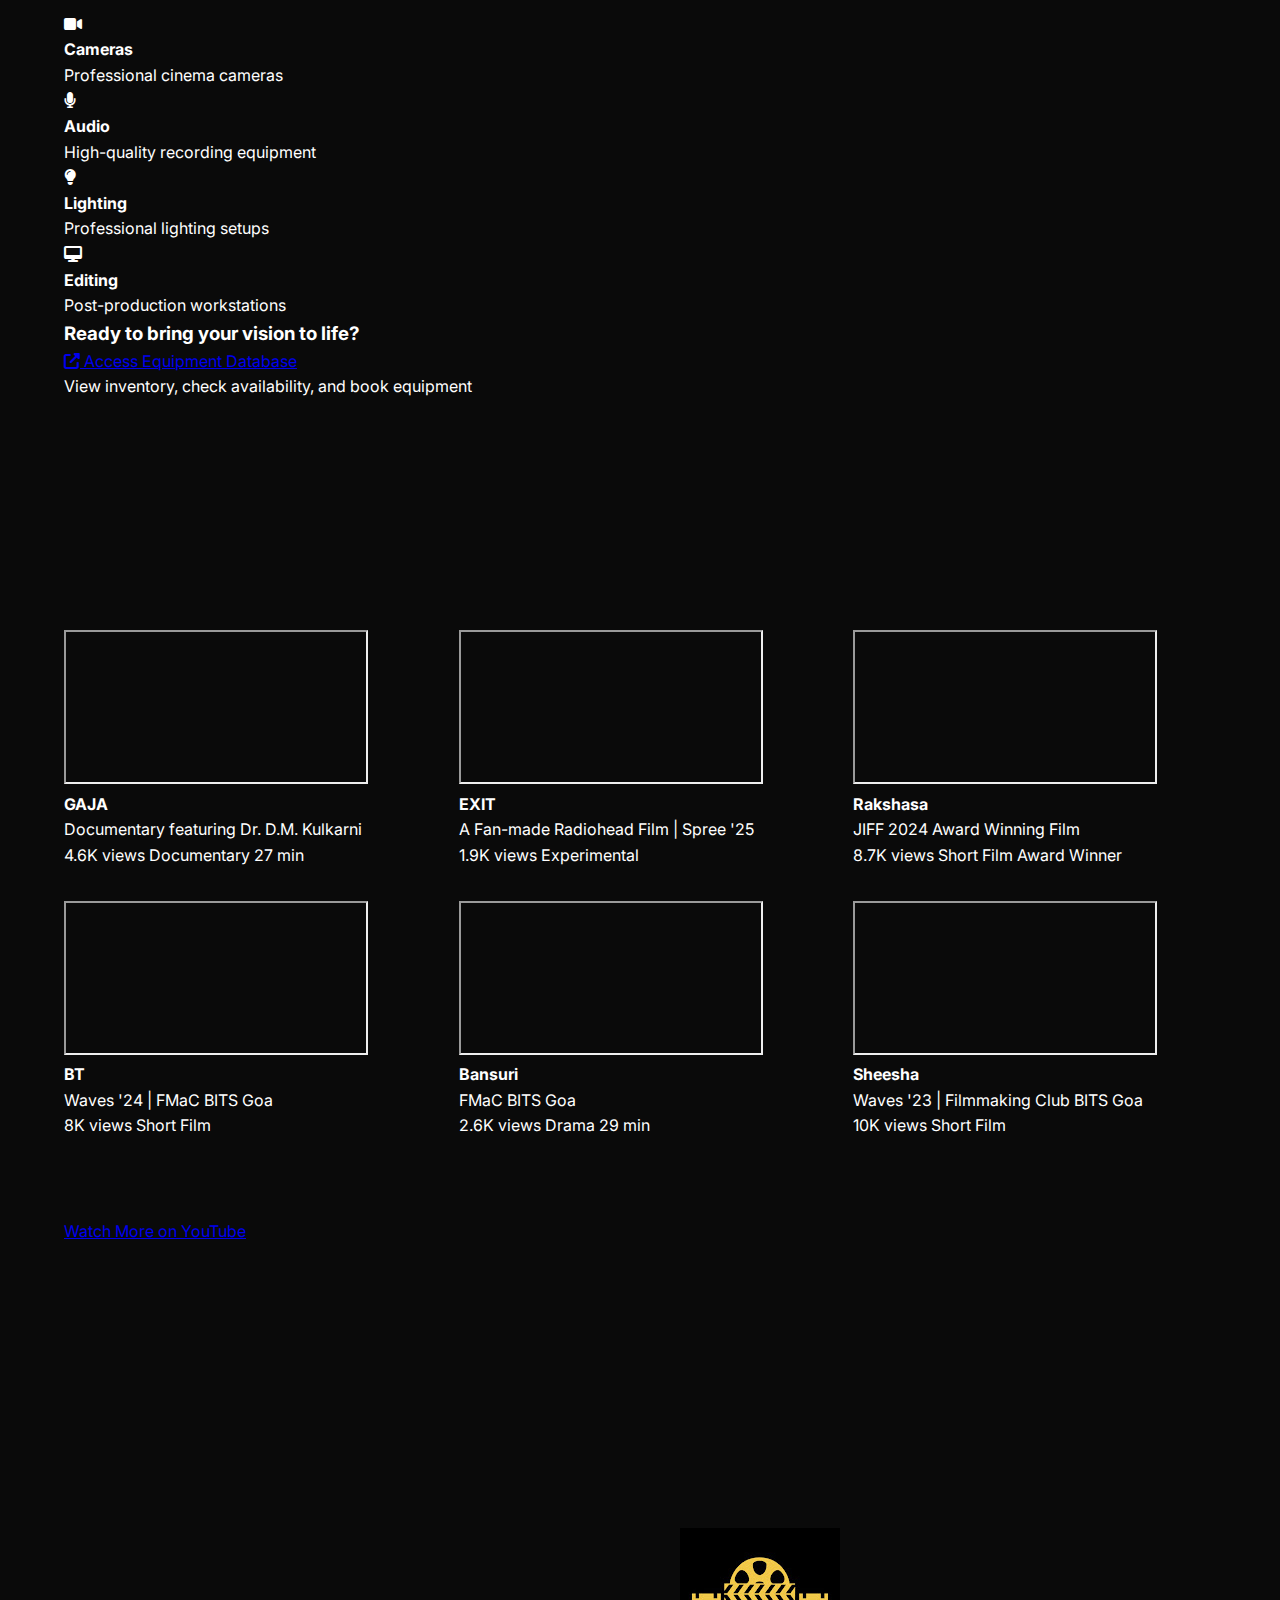
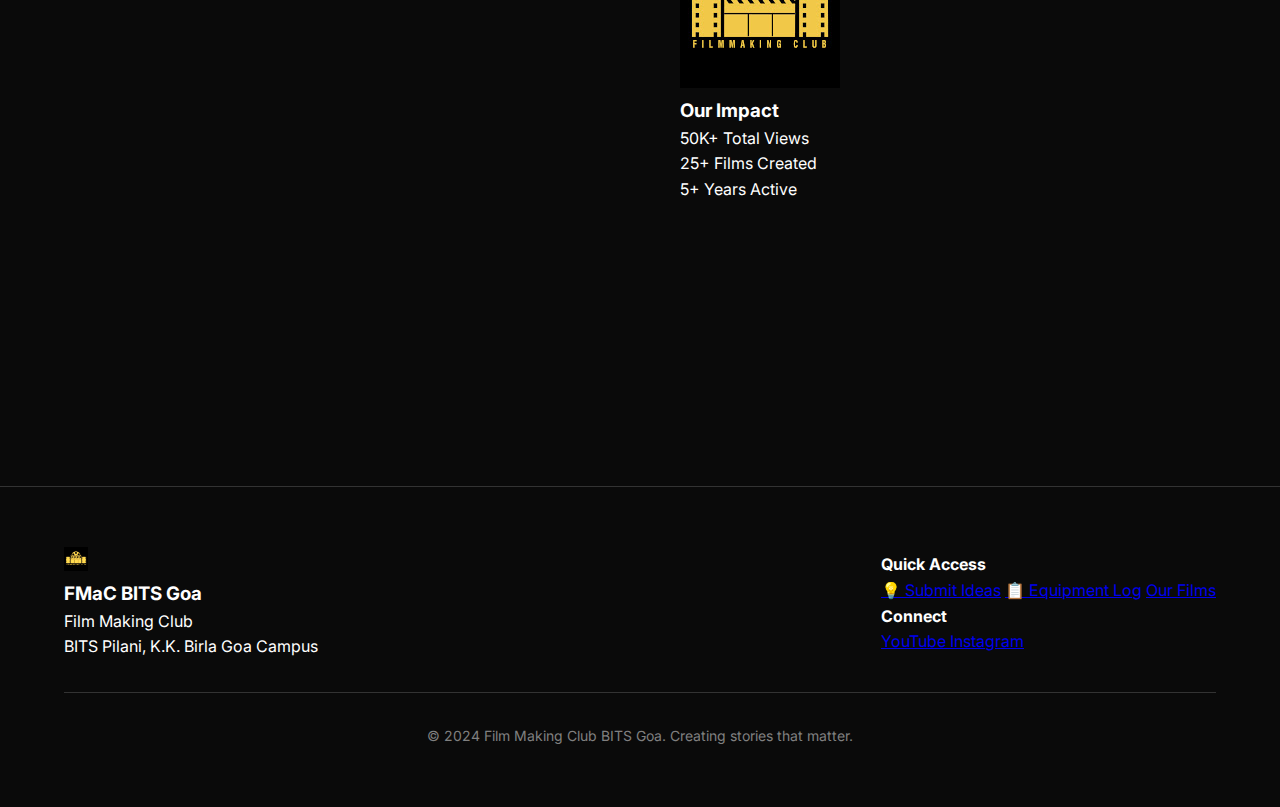
<file: index-old.html>
<!DOCTYPE html>
<html lang="en">
<head>
    <meta charset="UTF-8">
    <meta name="viewport" content="width=device-width, initial-scale=1.0">
    <meta name="description" content="FMaC BITS Goa - Film Making Club. Submit your creative ideas and access professional equipment for filmmaking.">
    <meta name="keywords" content="film making, BITS Goa, cinema, student films, video production, storytelling, FMaC">
    <meta name="author" content="Film Making Club BITS Goa">
    
    <title>FMaC BITS Goa - Film Making Club</title>
    <link href="https://fonts.googleapis.com/css2?family=Inter:wght@300;400;500;600;700;800&family=Poppins:wght@300;400;500;600;700;800&display=swap" rel="stylesheet">
    <link rel="stylesheet" href="styles.css">
    <link rel="stylesheet" href="https://cdnjs.cloudflare.com/ajax/libs/font-awesome/6.4.0/css/all.min.css">
</head>
<<body>
    <!-- Navigation -->
    <nav class="navbar">
        <div class="nav-container">
            <div class="nav-logo">
                <img src="assets/images/fmac-logo.png" alt="FMaC Logo" class="logo-img">
                <div class="logo-text">
                    <h2>FMaC</h2>
                    <span>BITS Goa</span>
                </div>
            </div>
            <ul class="nav-menu">
                <li><a href="#home" class="nav-link">Home</a></li>
                <li><a href="#ideation" class="nav-link highlight">💡 Ideas</a></li>
                <li><a href="#equipment" class="nav-link highlight">📋 Equipment</a></li>
                <li><a href="#films" class="nav-link">Our Films</a></li>
                <li><a href="#about" class="nav-link">About</a></li>
            </ul>
            <div class="social-nav">
                <a href="https://www.youtube.com/@FilmmakingClubBITSGoa" target="_blank" class="social-link">
                    <i class="fab fa-youtube"></i>
                </a>
                <a href="https://www.instagram.com/fmac_bitsgoa/" target="_blank" class="social-link">
                    <i class="fab fa-instagram"></i>
                </a>
            </div>
            <div class="hamburger">
                <span></span>
                <span></span>
                <span></span>
            </div>
        </div>
    </nav>

    <!-- Hero Section -->
    <section id="home" class="hero">
        <div class="hero-background">
            <div class="hero-gradient"></div>
        </div>
        <div class="hero-content">
            <div class="hero-logo">
                <img src="assets/images/FMaC Logo SVG.svg" alt="FMaC Logo" class="hero-logo-img">
            </div>
            <h1 class="hero-title">Film Making Club</h1>
            <h2 class="hero-subtitle">BITS Pilani, K.K. Birla Goa Campus</h2>
            <p class="hero-description">Where stories come to life, one frame at a time</p>
            
            <!-- Quick Access Cards -->
            <div class="quick-access">
                <a href="#ideation" class="quick-card primary">
                    <div class="card-icon">💡</div>
                    <h3>Submit Ideas</h3>
                    <p>Share your creative vision</p>
                </a>
                <a href="#equipment" class="quick-card secondary">
                    <div class="card-icon">📋</div>
                    <h3>Equipment Log</h3>
                    <p>Book professional gear</p>
                </a>
            </div>
        </div>
        <div class="scroll-indicator">
            <div class="scroll-text">Scroll to explore</div>
            <div class="scroll-arrow"></div>
        </div>
    </section>

    <!-- Ideation Section - Most Accessible -->
    <section id="ideation" class="ideation-section">
        <div class="container">
            <div class="section-header">
                <div class="section-icon">💡</div>
                <h2>Submit Your Creative Ideas</h2>
                <p>Your vision, our platform. Share your story concepts and join our creative community.</p>
            </div>
            <div class="ideation-grid">
                <div class="ideation-form-card">
                    <div class="card-header">
                        <h3>📝 Share Your Vision</h3>
                        <p>Transform your concepts into cinema</p>
                    </div>
                    <div class="form-content">
                        <div class="form-benefits">
                            <div class="benefit">
                                <i class="fas fa-lightbulb"></i>
                                <span>Submit original story ideas</span>
                            </div>
                            <div class="benefit">
                                <i class="fas fa-users"></i>
                                <span>Collaborate with filmmakers</span>
                            </div>
                            <div class="benefit">
                                <i class="fas fa-film"></i>
                                <span>See your ideas come to life</span>
                            </div>
                        </div>
                        <a href="https://docs.google.com/forms/d/e/1FAIpQLSfZgYoYp3YoEQPFgG-dZq_HJcFHl6YjH3hKukTp3VYuXHQLEw/viewform" 
                           target="_blank" class="form-btn primary-btn">
                            <i class="fas fa-pen"></i>
                            <span>Submit Your Idea</span>
                        </a>
                    </div>
                </div>
                <div class="ideation-responses-card">
                    <div class="card-header">
                        <h3>📊 Community Ideas</h3>
                        <p>See what others are creating</p>
                    </div>
                    <div class="responses-content">
                        <div class="responses-stats">
                            <div class="stat-item">
                                <span class="stat-number">50+</span>
                                <span class="stat-label">Ideas Submitted</span>
                            </div>
                            <div class="stat-item">
                                <span class="stat-number">15+</span>
                                <span class="stat-label">In Production</span>
                            </div>
                            <div class="stat-item">
                                <span class="stat-number">8+</span>
                                <span class="stat-label">Completed Films</span>
                            </div>
                        </div>
                        <a href="https://docs.google.com/spreadsheets/d/1dCpvEuVAivYqo31DassKK_8QAdIuN_unNOZUDXS8kZo/edit?usp=sharing" 
                           target="_blank" class="form-btn secondary-btn">
                            <i class="fas fa-chart-bar"></i>
                            <span>View All Submissions</span>
                        </a>
                    </div>
                </div>
            </div>
        </div>
    </section>

    <!-- Equipment Section - Most Accessible -->
    <section id="equipment" class="equipment-section">
        <div class="container">
            <div class="section-header">
                <div class="section-icon">🎬</div>
                <h2>Professional Equipment Access</h2>
                <p>State-of-the-art filmmaking gear at your fingertips</p>
            </div>
            <div class="equipment-content">
                <div class="equipment-features">
                    <div class="feature-grid">
                        <div class="feature-item">
                            <i class="fas fa-video"></i>
                            <h4>Cameras</h4>
                            <p>Professional cinema cameras</p>
                        </div>
                        <div class="feature-item">
                            <i class="fas fa-microphone"></i>
                            <h4>Audio</h4>
                            <p>High-quality recording equipment</p>
                        </div>
                        <div class="feature-item">
                            <i class="fas fa-lightbulb"></i>
                            <h4>Lighting</h4>
                            <p>Professional lighting setups</p>
                        </div>
                        <div class="feature-item">
                            <i class="fas fa-desktop"></i>
                            <h4>Editing</h4>
                            <p>Post-production workstations</p>
                        </div>
                    </div>
                </div>
                <div class="equipment-cta">
                    <h3>Ready to bring your vision to life?</h3>
                    <a href="https://maple-case-6b6.notion.site/FMaC-Equipment-Log-21eda89243578036b864e2c97563893d" 
                       target="_blank" class="equipment-btn">
                        <i class="fas fa-external-link-alt"></i>
                        <span>Access Equipment Database</span>
                    </a>
                    <p class="equipment-note">View inventory, check availability, and book equipment</p>
                </div>
            </div>
        </div>
    </section>

    <!-- Featured Films Section -->
    <section id="films" class="films-section">
        <div class="container">
            <div class="section-header">
                <div class="section-icon">🎭</div>
                <h2>Our Latest Films</h2>
                <p>Award-winning content from our talented filmmakers</p>
            </div>
            <div class="films-grid">
                <!-- Featured Film 1 - GAJA Documentary -->
                <div class="film-card featured">
                    <div class="film-thumbnail">
                        <iframe src="https://www.youtube.com/embed/NJahD9X1i6k" 
                                title="GAJA | Documentary | FMaC BITS Goa" 
                                allowfullscreen>
                        </iframe>
                    </div>
                    <div class="film-info">
                        <h4>GAJA</h4>
                        <p>Documentary featuring Dr. D.M. Kulkarni</p>
                        <div class="film-stats">
                            <span>4.6K views</span>
                            <span>Documentary</span>
                            <span>27 min</span>
                        </div>
                    </div>
                </div>

                <!-- Film 2 - EXIT -->
                <div class="film-card">
                    <div class="film-thumbnail">
                        <iframe src="https://www.youtube.com/embed/MJANSOA0OIM" 
                                title="EXIT - A Fan-made Radiohead Film" 
                                allowfullscreen>
                        </iframe>
                    </div>
                    <div class="film-info">
                        <h4>EXIT</h4>
                        <p>A Fan-made Radiohead Film | Spree '25</p>
                        <div class="film-stats">
                            <span>1.9K views</span>
                            <span>Experimental</span>
                        </div>
                    </div>
                </div>

                <!-- Film 3 - Rakshasa -->
                <div class="film-card">
                    <div class="film-thumbnail">
                        <iframe src="https://www.youtube.com/embed/hg3YkJYvOy0" 
                                title="Rakshasa | JIFF 2024 Award Winning Film" 
                                allowfullscreen>
                        </iframe>
                    </div>
                    <div class="film-info">
                        <h4>Rakshasa</h4>
                        <p>JIFF 2024 Award Winning Film</p>
                        <div class="film-stats">
                            <span>8.7K views</span>
                            <span>Short Film</span>
                            <span>Award Winner</span>
                        </div>
                    </div>
                </div>

                <!-- Film 4 - BT -->
                <div class="film-card">
                    <div class="film-thumbnail">
                        <iframe src="https://www.youtube.com/embed/X-8QOo0FsfU" 
                                title="BT | Waves '24 | FMaC BITS Goa" 
                                allowfullscreen>
                        </iframe>
                    </div>
                    <div class="film-info">
                        <h4>BT</h4>
                        <p>Waves '24 | FMaC BITS Goa</p>
                        <div class="film-stats">
                            <span>8K views</span>
                            <span>Short Film</span>
                        </div>
                    </div>
                </div>

                <!-- Film 5 - Bansuri -->
                <div class="film-card">
                    <div class="film-thumbnail">
                        <iframe src="https://www.youtube.com/embed/fyRWAgOiYwA" 
                                title="Bansuri | FMaC BITS Goa" 
                                allowfullscreen>
                        </iframe>
                    </div>
                    <div class="film-info">
                        <h4>Bansuri</h4>
                        <p>FMaC BITS Goa</p>
                        <div class="film-stats">
                            <span>2.6K views</span>
                            <span>Drama</span>
                            <span>29 min</span>
                        </div>
                    </div>
                </div>

                <!-- Film 6 - Sheesha -->
                <div class="film-card">
                    <div class="film-thumbnail">
                        <iframe src="https://www.youtube.com/embed/N3-T4HtjGx4" 
                                title="Sheesha | Waves '23 | Filmmaking Club BITS Goa" 
                                allowfullscreen>
                        </iframe>
                    </div>
                    <div class="film-info">
                        <h4>Sheesha</h4>
                        <p>Waves '23 | Filmmaking Club BITS Goa</p>
                        <div class="film-stats">
                            <span>10K views</span>
                            <span>Short Film</span>
                        </div>
                    </div>
                </div>
            </div>
            <div class="films-cta">
                <a href="https://www.youtube.com/@FilmmakingClubBITSGoa" target="_blank" class="youtube-btn">
                    <i class="fab fa-youtube"></i>
                    <span>Watch More on YouTube</span>
                </a>
            </div>
        </div>
    </section>

    <!-- About Section -->
    <section id="about" class="about-section">
        <div class="container">
            <div class="about-content">
                <div class="about-text">
                    <h2>About FMaC BITS Goa</h2>
                    <p class="about-lead">The Film Making Club at BITS Pilani, K.K. Birla Goa Campus is a passionate community of storytellers, creators, and film enthusiasts.</p>
                    <p>We create award-winning films, documentaries, and experimental pieces that have gained recognition at film festivals like JIFF 2024. Our club provides a platform for students to explore every aspect of filmmaking while building a supportive creative community.</p>
                    
                    <div class="achievements">
                        <div class="achievement">
                            <h4>🏆 JIFF 2024</h4>
                            <p>Award Winner - Rakshasa</p>
                        </div>
                        <div class="achievement">
                            <h4>📱 3.94K</h4>
                            <p>YouTube Subscribers</p>
                        </div>
                        <div class="achievement">
                            <h4>🎬 64+</h4>
                            <p>Videos Created</p>
                        </div>
                    </div>

                    <div class="social-links">
                        <a href="https://www.youtube.com/@FilmmakingClubBITSGoa" target="_blank" class="social-btn youtube">
                            <i class="fab fa-youtube"></i>
                            <span>YouTube Channel</span>
                        </a>
                        <a href="https://www.instagram.com/fmac_bitsgoa/" target="_blank" class="social-btn instagram">
                            <i class="fab fa-instagram"></i>
                            <span>Instagram</span>
                        </a>
                    </div>
                </div>
                <div class="about-visual">
                    <div class="visual-grid">
                        <div class="visual-item">
                            <img src="assets/images/fmac-logo.png" alt="FMaC Logo">
                        </div>
                        <div class="visual-item">
                            <div class="stats-card">
                                <h3>Our Impact</h3>
                                <div class="stat">
                                    <span class="number">50K+</span>
                                    <span class="label">Total Views</span>
                                </div>
                                <div class="stat">
                                    <span class="number">25+</span>
                                    <span class="label">Films Created</span>
                                </div>
                                <div class="stat">
                                    <span class="number">5+</span>
                                    <span class="label">Years Active</span>
                                </div>
                            </div>
                        </div>
                    </div>
                </div>
            </div>
        </div>
    </section>

    <!-- Footer -->
    <footer class="footer">
        <div class="container">
            <div class="footer-content">
                <div class="footer-brand">
                    <img src="assets/images/fmac-logo.png" alt="FMaC Logo" class="footer-logo">
                    <h3>FMaC BITS Goa</h3>
                    <p>Film Making Club<br>BITS Pilani, K.K. Birla Goa Campus</p>
                </div>
                <div class="footer-links">
                    <div class="link-group">
                        <h4>Quick Access</h4>
                        <a href="#ideation">💡 Submit Ideas</a>
                        <a href="#equipment">📋 Equipment Log</a>
                        <a href="#films">Our Films</a>
                    </div>
                    <div class="link-group">
                        <h4>Connect</h4>
                        <a href="https://www.youtube.com/@FilmmakingClubBITSGoa" target="_blank">
                            <i class="fab fa-youtube"></i> YouTube
                        </a>
                        <a href="https://www.instagram.com/fmac_bitsgoa/" target="_blank">
                            <i class="fab fa-instagram"></i> Instagram
                        </a>
                    </div>
                </div>
            </div>
            <div class="footer-bottom">
                <p>&copy; 2024 Film Making Club BITS Goa. Creating stories that matter.</p>
            </div>
        </div>
    </footer>

    <script src="script.js"></script>
</body>
</html>
</file>
<file: styles.css>
/* Sophisticated FMaC Website - Cinematic Design */
* {
    margin: 0;
    padding: 0;
    box-sizing: border-box;
}

:root {
    --bg-primary: #0a0a0a;
    --bg-secondary: #1a1a1a;
    --bg-tertiary: #2a2a2a;
    --text-primary: #ffffff;
    --text-secondary: #b0b0b0;
    --text-muted: #808080;
    --accent-primary: #f4d03f;
    --accent-secondary: #f7dc6f;
    --accent-dark: #d4af37;
    --accent-blue: #4285f4;
    --border-color: #333333;
    --shadow: 0 4px 20px rgba(0, 0, 0, 0.3);
    --shadow-hover: 0 8px 30px rgba(0, 0, 0, 0.4);
    --gradient-primary: linear-gradient(135deg, #f4d03f 0%, #d4af37 100%);
    --gradient-dark: linear-gradient(135deg, #1a1a1a 0%, #0a0a0a 100%);
    --gradient-yellow-black: linear-gradient(135deg, #f4d03f 0%, #2c2c2c 100%);
    --radius: 12px;
    --radius-lg: 20px;
}

body {
    font-family: 'Inter', -apple-system, BlinkMacSystemFont, 'Segoe UI', sans-serif;
    line-height: 1.6;
    color: var(--text-primary);
    background: var(--bg-primary);
    background-color: #0a0a0a !important; /* Fallback dark background */
    overflow-x: hidden;
    min-height: 100vh;
}

/* Force dark theme */
html {
    scroll-behavior: smooth;
    background-color: #0a0a0a !important;
}

.container {
    max-width: 1200px;
    margin: 0 auto;
    padding: 0 clamp(16px, 4vw, 24px);
}

/* Navigation */
.navbar {
    position: fixed;
    top: 0;
    width: 100%;
    background: rgba(10, 10, 10, 0.9);
    backdrop-filter: blur(20px);
    border-bottom: 1px solid var(--border-color);
    z-index: 1000;
    transition: all 0.3s ease;
}

.nav-container {
    display: flex;
    align-items: center;
    justify-content: space-between;
    height: 70px;
    max-width: 1200px;
    margin: 0 auto;
    padding: 0 24px;
}

.nav-logo {
    display: flex;
    align-items: center;
    gap: 12px;
    font-weight: 700;
    font-size: 18px;
    color: var(--text-primary);
}

.logo {
    width: 32px;
    height: 32px;
    margin-right: 12px;
    transition: all 0.3s ease;
    filter: brightness(1.1);
}

.logo:hover {
    transform: scale(1.05);
    filter: brightness(1.3);
}

.nav-menu {
    display: flex;
    list-style: none;
    gap: 40px;
}

.nav-menu a {
    text-decoration: none;
    color: var(--text-secondary);
    font-weight: 500;
    font-size: 15px;
    transition: all 0.3s ease;
    position: relative;
}

.nav-menu a:hover {
    color: var(--accent-primary);
}

.nav-menu a::after {
    content: '';
    position: absolute;
    bottom: -5px;
    left: 0;
    width: 0;
    height: 2px;
    background: var(--gradient-primary);
    transition: width 0.3s ease;
}

.nav-menu a:hover::after {
    width: 100%;
}

.nav-social {
    display: flex;
    gap: 20px;
}

.nav-social a {
    text-decoration: none;
    color: var(--text-secondary);
    font-size: 14px;
    font-weight: 500;
    transition: color 0.3s ease;
}

.nav-social a:hover {
    color: var(--accent-primary);
}

.hamburger {
    display: none;
    flex-direction: column;
    cursor: pointer;
}

.hamburger span {
    width: 24px;
    height: 2px;
    background: var(--text-primary);
    margin: 3px 0;
    transition: 0.3s;
}

/* Hero Section */
.hero {
    position: relative;
    min-height: 80vh;
    display: flex;
    align-items: center;
    justify-content: center;
    background: var(--gradient-dark);
    overflow: hidden;
    padding: 120px 0 80px;
}

.hero-bg {
    position: absolute;
    top: 0;
    left: 0;
    width: 100%;
    height: 100%;
    background: 
        radial-gradient(circle at 20% 80%, rgba(244, 208, 63, 0.2) 0%, transparent 50%),
        radial-gradient(circle at 80% 20%, rgba(247, 220, 111, 0.2) 0%, transparent 50%),
        radial-gradient(circle at 40% 40%, rgba(244, 208, 63, 0.1) 0%, transparent 70%),
        var(--gradient-dark);
    animation: heroGradientShift 8s ease-in-out infinite;
}

@keyframes heroGradientShift {
    0%, 100% { 
        opacity: 1;
        transform: scale(1) rotate(0deg);
    }
    25% { 
        opacity: 0.8;
        transform: scale(1.05) rotate(1deg);
    }
    50% { 
        opacity: 0.9;
        transform: scale(1.1) rotate(-1deg);
    }
    75% { 
        opacity: 0.7;
        transform: scale(1.05) rotate(0.5deg);
    }
}

.hero-content {
    position: relative;
    z-index: 2;
    text-align: center;
    max-width: 800px;
    width: 100%;
}

.hero h1 {
    font-size: clamp(36px, 8vw, 64px);
    font-weight: 800;
    margin-bottom: 20px;
    color: var(--text-primary);
    letter-spacing: -0.02em;
    line-height: 1.1;
}

.hero p {
    font-size: clamp(16px, 4vw, 22px);
    color: var(--text-secondary);
    margin-bottom: 48px;
    font-weight: 400;
}

.hero-actions {
    display: flex;
    gap: clamp(12px, 3vw, 20px);
    justify-content: center;
    flex-wrap: wrap;
    margin-bottom: 60px;
}

/* Hero Logo Styles */
.hero-logo {
    margin-bottom: 24px;
    display: flex;
    justify-content: center;
}

.hero-logo-img {
    width: 64px;
    height: 64px;
    filter: drop-shadow(0 4px 12px rgba(244, 208, 63, 0.2));
    transition: all 0.3s ease;
}

.hero-logo-img:hover {
    transform: scale(1.05);
    filter: drop-shadow(0 6px 16px rgba(244, 208, 63, 0.3));
}

/* Buttons */
.btn {
    display: inline-flex;
    align-items: center;
    justify-content: center;
    padding: clamp(12px, 3vw, 16px) clamp(20px, 4vw, 32px);
    border-radius: var(--radius);
    text-decoration: none;
    font-weight: 600;
    font-size: clamp(14px, 2.5vw, 16px);
    transition: all 0.3s ease;
    border: none;
    cursor: pointer;
    min-width: clamp(140px, 20vw, 160px);
    position: relative;
    overflow: hidden;
}

.btn::before {
    content: '';
    position: absolute;
    top: 0;
    left: -100%;
    width: 100%;
    height: 100%;
    background: linear-gradient(90deg, transparent, rgba(255, 255, 255, 0.1), transparent);
    transition: left 0.5s;
}

.btn:hover::before {
    left: 100%;
}

.btn.primary {
    background: var(--gradient-primary);
    color: black;
    box-shadow: 0 4px 20px rgba(244, 208, 63, 0.3);
}

.btn.primary:hover {
    transform: translateY(-2px);
    box-shadow: 0 8px 30px rgba(244, 208, 63, 0.4);
}

.btn.secondary {
    background: var(--bg-secondary);
    color: var(--text-primary);
    border: 2px solid var(--border-color);
    box-shadow: 0 4px 20px rgba(0, 0, 0, 0.2);
}

.btn.secondary:hover {
    background: var(--bg-tertiary);
    border-color: var(--accent-primary);
    transform: translateY(-2px);
    box-shadow: 0 8px 30px rgba(0, 0, 0, 0.3);
}

.btn.outline {
    background: transparent;
    color: var(--text-secondary);
    border: 2px solid var(--border-color);
}

.btn.outline:hover {
    background: var(--bg-secondary);
    border-color: var(--accent-primary);
    color: var(--accent-primary);
}

/* Films Section */
.films {
    padding: clamp(60px, 10vw, 120px) 0;
    background: var(--bg-secondary);
}

.section-header {
    text-align: center;
    margin-bottom: clamp(40px, 8vw, 80px);
    transform: translateY(40px);
    opacity: 0;
    transition: all 0.8s cubic-bezier(0.4, 0, 0.2, 1);
}

.section-header.animate {
    transform: translateY(0);
    opacity: 1;
}

.section-header h2 {
    font-size: clamp(32px, 6vw, 48px);
    font-weight: 800;
    margin-bottom: 16px;
    background: var(--gradient-primary);
    -webkit-background-clip: text;
    -webkit-text-fill-color: transparent;
    background-clip: text;
    transform: translateX(-50px);
    opacity: 0;
    transition: all 0.8s cubic-bezier(0.4, 0, 0.2, 1);
}

.section-header.animate h2 {
    transform: translateX(0);
    opacity: 1;
    transition-delay: 0.2s;
}

.section-header p {
    font-size: clamp(16px, 3vw, 20px);
    color: var(--text-secondary);
    max-width: 600px;
    margin: 0 auto;
    transform: translateX(50px);
    opacity: 0;
    transition: all 0.8s cubic-bezier(0.4, 0, 0.2, 1);
}

.section-header.animate p {
    transform: translateX(0);
    opacity: 1;
    transition-delay: 0.4s;
}

.films-grid {
    display: grid;
    grid-template-columns: repeat(3, 1fr);
    gap: 32px;
    margin-bottom: 80px;
    align-items: start;
}

.film-item {
    background: var(--bg-primary);
    border-radius: var(--radius-lg);
    overflow: hidden;
    box-shadow: var(--shadow);
    transition: all 0.3s ease;
    border: 1px solid var(--border-color);
    position: relative;
    display: flex;
    flex-direction: column;
    height: fit-content;
}


.film-item::after {
    content: '';
    position: absolute;
    inset: 0;
    background: linear-gradient(45deg, transparent, rgba(244, 208, 63, 0.1), transparent);
    opacity: 0;
    transition: opacity 0.3s ease;
}

.film-item:hover::after {
    opacity: 1;
}

.film-item:hover {
    transform: translateY(-4px);
    box-shadow: 0 15px 30px rgba(244, 208, 63, 0.2);
    border-color: var(--accent-primary);
    z-index: 10;
}

.film-video {
    width: 100%;
    height: 200px;
    position: relative;
    background: var(--bg-tertiary);
    overflow: hidden;
}

.film-video iframe {
    width: 100%;
    height: 100%;
    border: none;
    border-radius: var(--radius-lg) var(--radius-lg) 0 0;
    pointer-events: none; /* Allow clicks to pass through until video is playing */
    transition: all 0.5s ease-in-out;
}

.film-meta {
    padding: 20px;
    flex-grow: 1;
    display: flex;
    justify-content: space-between;
    align-items: flex-start;
    gap: 16px;
}

.film-info {
    flex: 1;
}

.film-actions {
    display: flex;
    flex-direction: column;
    gap: 8px;
    flex-shrink: 0;
}

.film-meta h3 {
    font-size: 18px;
    font-weight: 700;
    margin-bottom: 8px;
    color: var(--text-primary);
}

.film-meta p {
    color: var(--text-secondary);
    font-size: 14px;
    line-height: 1.5;
    margin-bottom: 12px;
}

.film-tags {
    display: flex;
    gap: 8px;
    flex-wrap: wrap;
}

.tag {
    background: var(--bg-secondary);
    color: var(--accent-primary);
    padding: 4px 8px;
    border-radius: 12px;
    font-size: 11px;
    font-weight: 500;
    border: 1px solid var(--border-color);
}

@keyframes pulse {
    0%, 100% { transform: scale(1); }
    50% { transform: scale(1.05); }
}

.tag.viral {
    background: var(--gradient-primary);
    color: white;
    font-weight: 700;
    animation: glow 2s ease-in-out infinite alternate;
}

.film-item.featured:not(.viral) {
    grid-column: span 1;
}

@keyframes glow {
    from { box-shadow: 0 0 5px rgba(244, 208, 63, 0.5); }
    to { box-shadow: 0 0 20px rgba(244, 208, 63, 0.8); }
}

.film-item.featured .film-badge {
    position: absolute;
    top: 16px;
    right: 16px;
    background: var(--gradient-primary);
    color: white;
    padding: 6px 12px;
    border-radius: 20px;
    font-size: 12px;
    font-weight: 600;
    z-index: 10;
}

.film-item:hover {
    transform: translateY(-8px);
    box-shadow: 0 20px 40px rgba(0, 0, 0, 0.5);
    border-color: var(--accent-primary);
}

.film-video {
    width: 100%;
    height: 250px;
    position: relative;
    background: var(--bg-tertiary);
}

.film-item.featured .film-video {
    height: 300px;
}

.film-video iframe {
    width: 100%;
    height: 100%;
    border: none;
    border-radius: var(--radius-lg) var(--radius-lg) 0 0;
    pointer-events: none; /* Allow clicks to pass through until video is playing */
    transition: all 0.5s ease-in-out;
}

.film-meta {
    padding: 24px;
}

.film-meta h3 {
    font-size: 22px;
    font-weight: 700;
    margin-bottom: 8px;
    color: var(--text-primary);
}

.film-meta p {
    color: var(--text-secondary);
    font-size: 15px;
    line-height: 1.5;
    margin-bottom: 16px;
}

.film-tags {
    display: flex;
    gap: 8px;
    flex-wrap: wrap;
}

.tag {
    background: var(--bg-secondary);
    color: var(--accent-primary);
    padding: 4px 12px;
    border-radius: 16px;
    font-size: 12px;
    font-weight: 500;
    border: 1px solid var(--border-color);
}

.view-more {
    text-align: center;
}

/* About Section */
.about {
    padding: clamp(60px, 10vw, 120px) 0;
    background: var(--bg-primary);
}

.about-content {
    display: grid;
    grid-template-columns: 1fr 1fr;
    gap: 80px;
    align-items: center;
}

.about-text h2 {
    font-size: clamp(32px, 6vw, 48px);
    font-weight: 800;
    margin-bottom: 24px;
    background: var(--gradient-primary);
    -webkit-background-clip: text;
    -webkit-text-fill-color: transparent;
    background-clip: text;
}

.about-text p {
    font-size: 20px;
    color: var(--text-secondary);
    margin-bottom: 40px;
    line-height: 1.6;
}

.achievements {
    display: flex;
    flex-direction: column;
    gap: 24px;
}

.achievement {
    padding: 24px;
    background: var(--bg-secondary);
    border-radius: var(--radius);
    border-left: 4px solid var(--accent-primary);
}

.achievement h4 {
    font-size: 18px;
    font-weight: 700;
    color: var(--accent-primary);
    margin-bottom: 8px;
}

.achievement p {
    font-size: 16px;
    color: var(--text-secondary);
    margin: 0;
}

/* Team Section */
.team {
    padding: clamp(60px, 10vw, 120px) 0;
    background: var(--bg-secondary);
    position: relative;
}

.team::before {
    content: '';
    position: absolute;
    top: 50%;
    left: 50%;
    transform: translate(-50%, -50%);
    width: 200px;
    height: 200px;
    background-image: url('assets/images/FMaC Logo SVG.svg');
    background-size: contain;
    background-repeat: no-repeat;
    background-position: center;
    opacity: 0.03;
    z-index: 0;
    pointer-events: none;
}

.team-categories {
    display: grid;
    grid-template-columns: repeat(auto-fit, minmax(240px, 1fr));
    gap: clamp(20px, 4vw, 32px);
    margin-bottom: 80px;
    position: relative;
    z-index: 1;
}

.category {
    position: relative;
    background: var(--bg-primary);
    border-radius: var(--radius-lg);
    border: 1px solid var(--border-color);
    overflow: hidden;
    transition: all 0.6s cubic-bezier(0.4, 0, 0.2, 1);
    cursor: pointer;
    transform: translateY(50px) scale(0.9);
    opacity: 0;
}

.category.animate {
    transform: translateY(0) scale(1);
    opacity: 1;
}

.category[data-category="writing"]::before {
    background: linear-gradient(135deg, #ff6b35, #f7931e);
}

.category[data-category="acting"]::before {
    background: linear-gradient(135deg, #4285f4, #42a5f5);
}

.category[data-category="cinematography"]::before {
    background: linear-gradient(135deg, #9c27b0, #ba68c8);
}

.category[data-category="sound"]::before {
    background: linear-gradient(135deg, #00bcd4, #4dd0e1);
}

.category[data-category="post"]::before {
    background: linear-gradient(135deg, #4caf50, #81c784);
}

.category::before {
    content: '';
    position: absolute;
    top: 0;
    left: 0;
    width: 100%;
    height: 6px;
    background: var(--gradient-primary);
    transform: scaleX(0);
    transition: transform 0.4s ease;
}

.category:hover::before {
    transform: scaleX(1);
}

.category:hover {
    transform: translateY(-15px) scale(1.03);
    border-color: var(--accent-primary);
    box-shadow: 0 25px 50px rgba(244, 208, 63, 0.3);
}

.category-content {
    padding: 32px 24px;
    text-align: center;
    height: 100%;
    display: flex;
    flex-direction: column;
    justify-content: space-between;
    min-height: 280px;
}

.category-icon {
    font-size: 48px;
    margin-bottom: 20px;
    filter: grayscale(1);
    transition: filter 0.3s ease;
}

.category:hover .category-icon {
    filter: grayscale(0);
}

.category h3 {
    font-size: 24px;
    font-weight: 700;
    margin-bottom: 16px;
    color: var(--text-primary);
    background: var(--gradient-primary);
    -webkit-background-clip: text;
    -webkit-text-fill-color: transparent;
    background-clip: text;
}

.category p {
    color: var(--text-secondary);
    line-height: 1.6;
    margin-bottom: 24px;
    flex-grow: 1;
}

.category-skills {
    display: flex;
    flex-wrap: wrap;
    gap: 8px;
    justify-content: center;
    margin-top: auto;
}

.category-skills span {
    padding: 6px 12px;
    background: var(--bg-secondary);
    border: 1px solid var(--border-color);
    border-radius: 20px;
    font-size: 12px;
    color: var(--text-muted);
    transition: all 0.3s ease;
}

.category:hover .category-skills span {
    background: var(--bg-tertiary);
    border-color: var(--accent-primary);
    color: var(--accent-primary);
}

.join-us {
    text-align: center;
    padding: 60px 40px;
    background: var(--gradient-dark);
    border-radius: var(--radius-lg);
    border: 1px solid var(--border-color);
}

.join-us h3 {
    font-size: 32px;
    font-weight: 700;
    margin-bottom: 16px;
    color: var(--text-primary);
}

.join-us p {
    font-size: 18px;
    color: var(--text-secondary);
    margin-bottom: 32px;
    max-width: 600px;
    margin-left: auto;
    margin-right: auto;
}

/* Footer */
.footer {
    padding: 60px 0;
    background: var(--bg-primary);
    border-top: 1px solid var(--border-color);
}

.footer-content {
    display: flex;
    justify-content: space-between;
    align-items: center;
    margin-bottom: 32px;
}

.footer-left {
    display: flex;
    align-items: center;
    gap: 12px;
}

.footer-logo {
    width: 24px;
    height: 24px;
    transition: all 0.3s ease;
    filter: brightness(1.1);
}

.footer-logo:hover {
    transform: scale(1.05);
    filter: brightness(1.3);
}

.footer-left span {
    font-weight: 600;
    color: var(--text-primary);
    font-size: 16px;
}

.footer-right {
    display: flex;
    gap: 32px;
}

.footer-right a {
    text-decoration: none;
    color: var(--text-secondary);
    font-size: 14px;
    font-weight: 500;
    transition: color 0.3s ease;
}

.footer-right a:hover {
    color: var(--accent-primary);
}

.footer-bottom {
    text-align: center;
    padding-top: 32px;
    border-top: 1px solid var(--border-color);
}

.footer-bottom p {
    font-size: 14px;
    color: var(--text-muted);
}

/* Enhanced Animations and Modern Effects */
@keyframes fadeInUp {
    from {
        opacity: 0;
        transform: translateY(30px);
    }
    to {
        opacity: 1;
        transform: translateY(0);
    }
}

@keyframes slideInLeft {
    from {
        opacity: 0;
        transform: translateX(-50px);
    }
    to {
        opacity: 1;
        transform: translateX(0);
    }
}

@keyframes pulse {
    0%, 100% {
        transform: scale(1);
    }
    50% {
        transform: scale(1.05);
    }
}

/* Enhanced Section Headers */
.section-header.animate h2 {
    animation: slideInLeft 0.8s cubic-bezier(0.4, 0, 0.2, 1) forwards;
}

.section-header.animate p {
    animation: fadeInUp 0.8s cubic-bezier(0.4, 0, 0.2, 1) 0.2s forwards;
}

/* Modern Section Header Animations */
.section-header {
    text-align: center;
    margin-bottom: clamp(40px, 8vw, 80px);
    transform: translateY(40px);
    opacity: 0;
    transition: all 0.8s cubic-bezier(0.4, 0, 0.2, 1);
}

.section-header.animate {
    transform: translateY(0);
    opacity: 1;
}

.section-header h2 {
    font-size: clamp(32px, 6vw, 48px);
    font-weight: 800;
    margin-bottom: 16px;
    background: var(--gradient-primary);
    -webkit-background-clip: text;
    -webkit-text-fill-color: transparent;
    background-clip: text;
    transform: translateX(-50px);
    opacity: 0;
    transition: all 0.8s cubic-bezier(0.4, 0, 0.2, 1);
}

.section-header.animate h2 {
    transform: translateX(0);
    opacity: 1;
    transition-delay: 0.2s;
}

.section-header p {
    font-size: clamp(16px, 3vw, 20px);
    color: var(--text-secondary);
    max-width: 600px;
    margin: 0 auto;
    transform: translateX(50px);
    opacity: 0;
    transition: all 0.8s cubic-bezier(0.4, 0, 0.2, 1);
}

.section-header.animate p {
    transform: translateX(0);
    opacity: 1;
    transition-delay: 0.4s;
}

/* Film Item Enhancements */
.film-meta {
    position: relative;
    overflow: hidden;
}

.film-meta::after {
    content: '';
    position: absolute;
    bottom: 0;
    left: 0;
    right: 0;
    top: 100%;
    height: 2px;
    background: var(--gradient-primary);
    transform: scaleX(0);
    transition: transform 0.3s ease;
}

.film-item:hover .film-meta::after {
    transform: scaleX(1);
}

/* Team Category Skill Animations */
.category-skills span {
    transform: translateY(0);
    transition: all 0.3s cubic-bezier(0.4, 0, 0.2, 1);
}

.category:hover .category-skills span:nth-child(1) { transition-delay: 0s; }
.category:hover .category-skills span:nth-child(2) { transition-delay: 0.1s; }
.category:hover .category-skills span:nth-child(3) { transition-delay: 0.2s; }

/* Modern Loading States */
.loading {
    position: relative;
    overflow: hidden;
}

.loading::after {
    content: '';
    position: absolute;
    top: 0;
    left: -100%;
    width: 100%;
    height: 100%;
    background: linear-gradient(90deg, transparent, rgba(244, 208, 63, 0.2), transparent);
    animation: shimmer 1.5s infinite;
}

@keyframes shimmer {
    0% { left: -100%; }
    100% { left: 100%; }
}

/* Responsive Design */
@media (max-width: 1024px) {
    .film-item.featured {
        grid-column: span 1;
    }
    
    .about-content {
        grid-template-columns: 1fr;
        gap: 60px;
        text-align: center;
    }
}

/* Tablet Breakpoint for Better Grid Layout */
@media (max-width: 1024px) {
    .films-grid {
        grid-template-columns: repeat(2, 1fr);
        gap: 24px;
    }
}

@media (max-width: 768px) {
    .nav-menu,
    .nav-social {
        display: none;
    }

    .hamburger {
        display: flex;
    }

    .hero {
        min-height: 90vh;
        padding: 120px 0 80px;
    }

    .hero h1 {
        font-size: 48px;
    }

    .hero p {
        font-size: 18px;
    }

    .hero-actions {
        flex-direction: column;
        align-items: center;
        gap: 16px;
    }

    .section-header h2 {
        font-size: 36px;
    }

    .section-header p {
        font-size: 18px;
    }

    .films-grid {
        grid-template-columns: 1fr;
        gap: 32px;
    }

    .about-text h2 {
        font-size: 36px;
    }

    .about-text p {
        font-size: 18px;
    }

    .team-categories {
        grid-template-columns: 1fr;
    }

    .footer-content {
        flex-direction: column;
        gap: 24px;
        text-align: center;
    }

    .container {
        padding: 0 20px;
    }

    .nav-container {
        padding: 0 20px;
    }

    .btn {
        width: 100%;
        max-width: 320px;
    }
}

@media (max-width: 480px) {
    .hero h1 {
        font-size: 36px;
    }

    .hero p {
        font-size: 16px;
    }

    .films,
    .about,
    .team {
        padding: 80px 0;
    }

    .section-header h2,
    .about-text h2 {
        font-size: 28px;
    }

    .film-video {
        height: 200px;
    }

    .join-us {
        padding: 40px 24px;
    }

    .join-us h3 {
        font-size: 24px;
    }
}

/* Loading and Animation States - Removed problematic opacity animation */
/* body.loaded class handling moved to JavaScript only for specific elements */

/* Mobile Navigation */
@media (max-width: 768px) {
    .nav-menu.active {
        display: flex;
        position: fixed;
        top: 70px;
        left: 0;
        right: 0;
        flex-direction: column;
        background: var(--bg-primary);
        border-bottom: 1px solid var(--border-color);
        padding: 32px 24px;
        gap: 24px;
    }

    .hamburger.active span:nth-child(1) {
        transform: rotate(-45deg) translate(-6px, 7px);
    }

    .hamburger.active span:nth-child(2) {
        opacity: 0;
    }

    .hamburger.active span:nth-child(3) {
        transform: rotate(45deg) translate(-6px, -7px);
    }
}

/* Scroll animations */
@keyframes fadeInUp {
    from {
        opacity: 0;
        transform: translateY(30px);
    }
    to {
        opacity: 1;
        transform: translateY(0);
    }
}

.film-item,
.category {
    animation: fadeInUp 0.6s ease forwards;
}

/* Selection styling */
::selection {
    background: var(--accent-primary);
    color: white;
}

/* Floating Action Button */
.fab {
    position: fixed;
    bottom: 30px;
    right: 30px;
    width: 60px;
    height: 60px;
    background: var(--gradient-primary);
    border-radius: 50%;
    display: flex;
    align-items: center;
    justify-content: center;
    color: white;
    cursor: pointer;
    box-shadow: 0 8px 25px rgba(244, 208, 63, 0.4);
    transition: all 0.3s cubic-bezier(0.4, 0, 0.2, 1);
    z-index: 1000;
    transform: scale(0);
    animation: fabAppear 0.5s ease-out 2s forwards;
}

@keyframes fabAppear {
    0% { transform: scale(0) rotate(0deg); }
    100% { transform: scale(1) rotate(360deg); }
}

.fab:hover {
    transform: scale(1.1);
    box-shadow: 0 12px 30px rgba(244, 208, 63, 0.6);
}

.fab:active {
    transform: scale(0.95);
}

.fab-logo {
    width: 28px;
    height: 28px;
    filter: brightness(0) invert(1);
    transition: all 0.3s ease;
}

.fab:hover .fab-logo {
    transform: rotate(15deg);
}

/* Modern Card Glow Effects */
.category:hover,
.film-item:hover {
    box-shadow: 
        0 25px 50px rgba(244, 208, 63, 0.3),
        0 0 50px rgba(244, 208, 63, 0.1),
        inset 0 1px 0 rgba(255, 255, 255, 0.1);
}

/* Modern Button Pulse Animation */
.btn.primary {
    animation: pulse-glow 2s infinite;
}

@keyframes pulse-glow {
    0%, 100% {
        box-shadow: 0 4px 20px rgba(244, 208, 63, 0.3);
    }
    50% {
        box-shadow: 0 4px 30px rgba(244, 208, 63, 0.6);
    }
}

/* About Section Logo Accent */
.about-logo-accent {
    position: absolute;
    top: -20px;
    right: -20px;
    opacity: 0.1;
    z-index: 0;
}

.about-accent-logo {
    width: 120px;
    height: 120px;
    filter: grayscale(1) brightness(1.5);
    transform: rotate(15deg);
}

.about-text {
    position: relative;
    z-index: 1;
}

/* Film Modal Styles */
.modal {
    display: none;
    position: fixed;
    top: 0;
    left: 0;
    width: 100%;
    height: 100%;
    background: rgba(0, 0, 0, 0.9);
    backdrop-filter: blur(10px);
    z-index: 2000;
    opacity: 0;
    transition: all 0.3s cubic-bezier(0.4, 0, 0.2, 1);
}

.modal.active {
    display: flex;
    align-items: center;
    justify-content: center;
    opacity: 1;
}

.modal-content {
    background: var(--bg-secondary);
    border-radius: var(--radius-lg);
    width: 90%;
    max-width: 900px;
    max-height: 90vh;
    overflow-y: auto;
    position: relative;
    border: 1px solid var(--border-color);
    box-shadow: 0 20px 60px rgba(0, 0, 0, 0.8);
    transform: scale(0.8) translateY(20px);
    transition: all 0.3s cubic-bezier(0.4, 0, 0.2, 1);
}

.modal.active .modal-content {
    transform: scale(1) translateY(0);
}

.close-modal {
    position: absolute;
    top: 20px;
    right: 20px;
    background: none;
    border: none;
    font-size: 28px;
    color: var(--text-secondary);
    cursor: pointer;
    z-index: 10;
    width: 40px;
    height: 40px;
    border-radius: 50%;
    display: flex;
    align-items: center;
    justify-content: center;
    transition: all 0.3s ease;
}

.close-modal:hover {
    background: var(--bg-tertiary);
    color: var(--text-primary);
    transform: scale(1.1);
}

.modal-header {
    padding: 30px 30px 0;
}

.modal-title {
    font-size: clamp(24px, 4vw, 32px);
    font-weight: 700;
    color: var(--text-primary);
    margin: 0;
    background: var(--gradient-primary);
    -webkit-background-clip: text;
    -webkit-text-fill-color: transparent;
    background-clip: text;
}

.modal-body {
    padding: 20px 30px 30px;
}

.modal-video {
    margin-bottom: 24px;
    border-radius: var(--radius);
    overflow: hidden;
    background: var(--bg-primary);
    aspect-ratio: 16/9;
    display: flex;
    align-items: center;
    justify-content: center;
}

.modal-video iframe {
    width: 100%;
    height: 100%;
    border: none;
}

.film-poster img {
    width: 100%;
    height: 100%;
    object-fit: cover;
    border-radius: var(--radius);
}

.coming-soon-placeholder {
    display: flex;
    flex-direction: column;
    align-items: center;
    justify-content: center;
    height: 200px;
    color: var(--text-secondary);
    text-align: center;
}

.coming-soon-icon {
    font-size: 48px;
    margin-bottom: 16px;
    opacity: 0.7;
}

.modal-description {
    font-size: 16px;
    line-height: 1.7;
    color: var(--text-secondary);
    margin-bottom: 20px;
}

.modal-stats {
    display: flex;
    flex-wrap: wrap;
    gap: 12px;
}

.modal-stat {
    background: var(--bg-tertiary);
    border: 1px solid var(--border-color);
    border-radius: 20px;
    padding: 8px 16px;
    font-size: 14px;
    color: var(--text-secondary);
    display: flex;
    align-items: center;
    gap: 6px;
}

.coming-soon {
    background: var(--gradient-primary);
    color: white;
    font-weight: 600;
    border: none;
}

/* Stats Update Animation */
.film-stats span {
    transition: all 0.3s cubic-bezier(0.4, 0, 0.2, 1);
    position: relative;
}

.film-stats span.updating {
    color: var(--accent-primary);
    transform: scale(1.05);
}

.film-stats span.updating::after {
    content: '';
    position: absolute;
    top: 0;
    left: 0;
    right: 0;
    bottom: 0;
    background: var(--gradient-primary);
    opacity: 0.1;
    border-radius: 4px;
    animation: statsGlow 2s ease-in-out infinite;
}

@keyframes statsGlow {
    0%, 100% { opacity: 0.1; }
    50% { opacity: 0.3; }
}

.stats-loading {
    opacity: 0.6;
    animation: statsLoading 1.5s ease-in-out infinite;
}

@keyframes statsLoading {
    0%, 100% { opacity: 0.6; }
    50% { opacity: 0.3; }
}

/* Enhanced Filter Button Styles */
.film-filters {
    display: flex;
    flex-wrap: wrap;
    gap: 12px;
    justify-content: center;
    margin-bottom: 40px;
    padding: 0 20px;
}

.filter-btn {
    background: var(--bg-secondary);
    border: 1px solid var(--border-color);
    color: var(--text-secondary);
    padding: 12px 24px;
    border-radius: 25px;
    cursor: pointer;
    transition: all 0.3s cubic-bezier(0.4, 0, 0.2, 1);
    font-size: 14px;
    font-weight: 500;
    position: relative;
    overflow: hidden;
}

.filter-btn::before {
    content: '';
    position: absolute;
    top: 0;
    left: -100%;
    width: 100%;
    height: 100%;
    background: var(--gradient-primary);
    transition: left 0.3s ease;
    z-index: -1;
}

.filter-btn:hover {
    color: var(--text-primary);
    border-color: var(--accent-primary);
    transform: translateY(-2px);
    box-shadow: 0 8px 25px rgba(244, 208, 63, 0.3);
}

.filter-btn:hover::before {
    left: 0;
}

.filter-btn.active {
    background: var(--gradient-primary);
    border-color: var(--accent-primary);
    color: black;
    font-weight: 600;
    transform: translateY(-2px);
    box-shadow: 0 8px 25px rgba(244, 208, 63, 0.4);
}

.filter-btn.active::before {
    left: 0;
}

/* Enhanced Film Item Transitions */
.film-item {
    transition: all 0.3s cubic-bezier(0.4, 0, 0.2, 1);
    transform-origin: center;
}

.film-item.filtering-out {
    opacity: 0;
    transform: translateY(-20px) scale(0.9);
}

.film-item.filtering-in {
    opacity: 1;
    transform: translateY(0) scale(1);
}

/* Film Controls */
.film-controls {
    display: flex;
    gap: 12px;
    margin-top: 16px;
}

.play-btn, .info-btn {
    background: var(--bg-secondary);
    border: 1px solid var(--border-color);
    color: var(--text-primary);
    padding: 8px;
    border-radius: 50%;
    cursor: pointer;
    transition: all 0.3s ease;
    display: flex;
    align-items: center;
    justify-content: center;
    width: 36px;
    height: 36px;
}

.play-btn:hover {
    background: var(--accent-primary);
    border-color: var(--accent-primary);
    color: black;
    transform: translateY(-2px);
    box-shadow: 0 8px 20px rgba(244, 208, 63, 0.4);
}

.info-btn:hover {
    background: var(--bg-tertiary);
    border-color: var(--accent-secondary);
    transform: translateY(-2px);
}

/* Responsive Modal */
@media (max-width: 768px) {
    .modal-content {
        width: 95%;
        margin: 20px;
        max-height: 85vh;
    }
    
    .modal-header {
        padding: 20px 20px 0;
    }
    
    .modal-body {
        padding: 15px 20px 20px;
    }
    
    .close-modal {
        top: 15px;
        right: 15px;
        width: 35px;
        height: 35px;
        font-size: 24px;
    }
    
    .film-filters {
        gap: 8px;
        margin-bottom: 30px;
    }
    
    .filter-btn {
        padding: 10px 18px;
        font-size: 13px;
    }
    
    .modal-stats {
        gap: 8px;
    }
    
    .modal-stat {
        padding: 6px 12px;
        font-size: 13px;
    }
}

@media (max-width: 480px) {
    .film-controls {
        flex-direction: column;
        gap: 8px;
    }
    
    .play-btn, .info-btn {
        padding: 8px 14px;
        font-size: 13px;
        justify-content: center;
    }
}

/* Video playing state */
.film-item.video-playing .film-video iframe {
    pointer-events: auto; /* Enable interaction when video is playing */
}

.film-item.video-playing {
    z-index: 5;
    cursor: default; /* Change cursor when video is playing */
}

.film-item.video-playing .film-video {
    cursor: default; /* Don't show pointer cursor over playing video */
}

/* Coming soon overlay */
.coming-soon-overlay {
    position: absolute;
    top: 0;
    left: 0;
    right: 0;
    bottom: 0;
    background: rgba(0, 0, 0, 0.8);
    display: flex;
    align-items: center;
    justify-content: center;
    border-radius: var(--radius-lg) var(--radius-lg) 0 0;
    z-index: 10;
    animation: fadeInOut 3s ease-in-out;
}

.coming-soon-content {
    text-align: center;
    color: white;
}

.coming-soon-icon {
    font-size: 3rem;
    margin-bottom: 0.5rem;
}

.coming-soon-content p {
    font-size: 1.2rem;
    font-weight: 600;
    margin: 0;
}

@keyframes fadeInOut {
    0% { opacity: 0; }
    20% { opacity: 1; }
    80% { opacity: 1; }
    100% { opacity: 0; }
}

/* Custom Dialog Styles */
.custom-dialog-overlay {
    position: fixed;
    top: 0;
    left: 0;
    right: 0;
    bottom: 0;
    background-color: rgba(0, 0, 0, 0.75);
    display: flex;
    align-items: center;
    justify-content: center;
    z-index: 2000;
    opacity: 0;
    transition: opacity 0.3s ease;
    backdrop-filter: blur(5px);
}

.custom-dialog-overlay.active {
    opacity: 1;
}

.custom-dialog-content {
    background: var(--bg-secondary);
    width: 90%;
    max-width: 500px;
    border-radius: var(--radius-lg);
    box-shadow: 0 10px 30px rgba(0, 0, 0, 0.3);
    overflow: hidden;
    transform: translateY(20px);
    opacity: 0;
    transition: all 0.3s ease;
}

.custom-dialog-overlay.active .custom-dialog-content {
    transform: translateY(0);
    opacity: 1;
}

.custom-dialog-header {
    padding: 20px 25px;
    border-bottom: 1px solid var(--border-color);
}

.custom-dialog-header h3 {
    margin: 0;
    color: var(--color-primary);
    font-size: 1.5rem;
}

.custom-dialog-body {
    padding: 25px;
    font-size: 1rem;
    line-height: 1.5;
    color: var(--color-secondary);
}

.custom-dialog-actions {
    display: flex;
    justify-content: flex-end;
    padding: 15px 25px 20px;
    gap: 10px;
}

.custom-dialog-btn {
    padding: 10px 20px;
    border-radius: var(--radius-sm);
    font-size: 0.95rem;
    font-weight: 500;
    cursor: pointer;
    transition: all 0.2s ease;
}

.cancel-btn {
    background: var(--bg-tertiary);
    color: var(--color-secondary);
    border: 1px solid var(--border-color);
}

.cancel-btn:hover {
    background: var(--bg-secondary);
}

.confirm-btn {
    background: var(--accent-primary);
    color: #000;
    border: none;
}

.confirm-btn:hover {
    background: var(--accent-hover);
    transform: translateY(-2px);
    box-shadow: 0 5px 15px rgba(244, 208, 63, 0.3);
}

/* Mobile Styles */
@media (max-width: 768px) {
    .custom-dialog-content {
        width: 95%;
    }
    
    .custom-dialog-header {
        padding: 15px 20px;
    }
    
    .custom-dialog-body {
        padding: 20px;
    }
    
    .custom-dialog-actions {
        padding: 10px 20px 15px;
    }
}

/* Video Preview Hover Effects */
.film-item:hover .film-video {
    box-shadow: inset 0 0 0 3px var(--accent-primary);
}

.preview-label {
    position: absolute;
    top: 10px;
    right: 10px;
    background: var(--accent-primary);
    color: #000;
    font-size: 0.8rem;
    font-weight: 600;
    padding: 4px 8px;
    border-radius: var(--radius-sm);
    z-index: 5;
    animation: fadeInDown 0.3s ease forwards;
}

.film-item.preview-active .film-video {
    border-color: var(--accent-primary);
    box-shadow: 0 8px 30px rgba(0, 0, 0, 0.5);
}

@keyframes fadeInDown {
    from {
        opacity: 0;
        transform: translateY(-10px);
    }
    to {
        opacity: 1;
        transform: translateY(0);
    }
}
</file>
<file: styles-new.css>
/* Minimalistic FMaC Website - Cursor.com Inspired */
* {
    margin: 0;
    padding: 0;
    box-sizing: border-box;
}

:root {
    --bg-primary: #ffffff;
    --bg-secondary: #fafafa;
    --text-primary: #1a1a1a;
    --text-secondary: #666666;
    --text-muted: #999999;
    --border-color: #e0e0e0;
    --accent-primary: #007aff;
    --accent-hover: #0056cc;
    --shadow: 0 1px 3px rgba(0, 0, 0, 0.1);
    --shadow-hover: 0 4px 12px rgba(0, 0, 0, 0.15);
    --radius: 8px;
}

html {
    scroll-behavior: smooth;
}

body {
    font-family: 'Inter', -apple-system, BlinkMacSystemFont, 'Segoe UI', sans-serif;
    line-height: 1.6;
    color: var(--text-primary);
    background: var(--bg-primary);
}

.container {
    max-width: 1200px;
    margin: 0 auto;
    padding: 0 24px;
}

/* Navigation */
.navbar {
    position: fixed;
    top: 0;
    width: 100%;
    background: rgba(255, 255, 255, 0.8);
    backdrop-filter: blur(10px);
    border-bottom: 1px solid var(--border-color);
    z-index: 1000;
}

.nav-container {
    display: flex;
    align-items: center;
    justify-content: space-between;
    height: 60px;
    max-width: 1200px;
    margin: 0 auto;
    padding: 0 24px;
}

.nav-logo {
    display: flex;
    align-items: center;
    gap: 8px;
    font-weight: 600;
    color: var(--text-primary);
}

.logo {
    width: 24px;
    height: 24px;
}

.nav-menu {
    display: flex;
    list-style: none;
    gap: 32px;
}

.nav-menu a {
    text-decoration: none;
    color: var(--text-secondary);
    font-weight: 500;
    transition: color 0.2s;
}

.nav-menu a:hover {
    color: var(--text-primary);
}

.nav-social {
    display: flex;
    gap: 16px;
}

.nav-social a {
    text-decoration: none;
    color: var(--text-secondary);
    font-size: 14px;
    transition: color 0.2s;
}

.nav-social a:hover {
    color: var(--accent-primary);
}

.hamburger {
    display: none;
    flex-direction: column;
    cursor: pointer;
}

.hamburger span {
    width: 20px;
    height: 2px;
    background: var(--text-primary);
    margin: 2px 0;
    transition: 0.3s;
}

/* Hero Section */
.hero {
    padding: 120px 0 80px;
    text-align: center;
}

.hero h1 {
    font-size: 48px;
    font-weight: 700;
    margin-bottom: 8px;
    color: var(--text-primary);
}

.hero p {
    font-size: 18px;
    color: var(--text-secondary);
    margin-bottom: 40px;
}

.hero-actions {
    display: flex;
    gap: 16px;
    justify-content: center;
    flex-wrap: wrap;
}

/* Buttons */
.btn {
    display: inline-flex;
    align-items: center;
    justify-content: center;
    padding: 12px 24px;
    border-radius: var(--radius);
    text-decoration: none;
    font-weight: 500;
    font-size: 14px;
    transition: all 0.2s;
    border: none;
    cursor: pointer;
}

.btn.primary {
    background: var(--accent-primary);
    color: white;
}

.btn.primary:hover {
    background: var(--accent-hover);
    transform: translateY(-1px);
    box-shadow: var(--shadow-hover);
}

.btn.secondary {
    background: var(--bg-secondary);
    color: var(--text-primary);
    border: 1px solid var(--border-color);
}

.btn.secondary:hover {
    background: white;
    transform: translateY(-1px);
    box-shadow: var(--shadow-hover);
}

.btn.outline {
    background: transparent;
    color: var(--text-secondary);
    border: 1px solid var(--border-color);
}

.btn.outline:hover {
    background: var(--bg-secondary);
    color: var(--text-primary);
}

/* Films Section */
.films {
    padding: 80px 0;
    background: var(--bg-secondary);
}

.films h2 {
    font-size: 32px;
    font-weight: 700;
    margin-bottom: 48px;
    text-align: center;
}

.films-grid {
    display: grid;
    grid-template-columns: repeat(auto-fit, minmax(350px, 1fr));
    gap: 32px;
    margin-bottom: 48px;
}

.film-item {
    background: white;
    border-radius: var(--radius);
    overflow: hidden;
    box-shadow: var(--shadow);
    transition: transform 0.2s, box-shadow 0.2s;
}

.film-item:hover {
    transform: translateY(-2px);
    box-shadow: var(--shadow-hover);
}

.film-video {
    width: 100%;
    height: 200px;
    position: relative;
}

.film-video iframe {
    width: 100%;
    height: 100%;
    border: none;
}

.film-meta {
    padding: 20px;
}

.film-meta h3 {
    font-size: 18px;
    font-weight: 600;
    margin-bottom: 4px;
}

.film-meta p {
    color: var(--text-secondary);
    font-size: 14px;
}

.view-more {
    text-align: center;
}

/* About Section */
.about {
    padding: 80px 0;
}

.about-content {
    max-width: 800px;
    margin: 0 auto;
    text-align: center;
}

.about h2 {
    font-size: 32px;
    font-weight: 700;
    margin-bottom: 16px;
}

.about p {
    font-size: 18px;
    color: var(--text-secondary);
    margin-bottom: 48px;
}

.stats {
    display: grid;
    grid-template-columns: repeat(3, 1fr);
    gap: 32px;
}

.stat {
    text-align: center;
}

.stat .number {
    display: block;
    font-size: 24px;
    font-weight: 700;
    color: var(--text-primary);
    margin-bottom: 4px;
}

.stat .label {
    font-size: 14px;
    color: var(--text-secondary);
}

/* Footer */
.footer {
    padding: 40px 0;
    border-top: 1px solid var(--border-color);
}

.footer-content {
    display: flex;
    justify-content: space-between;
    align-items: center;
    margin-bottom: 24px;
}

.footer-left {
    display: flex;
    align-items: center;
    gap: 8px;
}

.footer-logo {
    width: 20px;
    height: 20px;
}

.footer-left span {
    font-weight: 500;
    color: var(--text-primary);
}

.footer-right {
    display: flex;
    gap: 24px;
}

.footer-right a {
    text-decoration: none;
    color: var(--text-secondary);
    font-size: 14px;
    transition: color 0.2s;
}

.footer-right a:hover {
    color: var(--accent-primary);
}

.footer-bottom {
    text-align: center;
    padding-top: 24px;
    border-top: 1px solid var(--border-color);
}

.footer-bottom p {
    font-size: 14px;
    color: var(--text-muted);
}

/* Responsive Design */
@media (max-width: 768px) {
    .nav-menu,
    .nav-social {
        display: none;
    }

    .hamburger {
        display: flex;
    }

    .hero h1 {
        font-size: 36px;
    }

    .hero p {
        font-size: 16px;
    }

    .hero-actions {
        flex-direction: column;
        align-items: center;
    }

    .films-grid {
        grid-template-columns: 1fr;
        gap: 24px;
    }

    .stats {
        grid-template-columns: 1fr;
        gap: 24px;
    }

    .footer-content {
        flex-direction: column;
        gap: 16px;
        text-align: center;
    }

    .container {
        padding: 0 16px;
    }

    .nav-container {
        padding: 0 16px;
    }
}

@media (max-width: 480px) {
    .hero {
        padding: 100px 0 60px;
    }

    .films,
    .about {
        padding: 60px 0;
    }

    .btn {
        width: 100%;
        max-width: 280px;
    }
}

/* Loading and Animation States */
body {
    opacity: 0;
    transition: opacity 0.3s ease;
}

body.loaded {
    opacity: 1;
}

/* Mobile Navigation */
@media (max-width: 768px) {
    .nav-menu.active {
        display: flex;
        position: fixed;
        top: 60px;
        left: 0;
        right: 0;
        flex-direction: column;
        background: white;
        border-bottom: 1px solid var(--border-color);
        padding: 20px 24px;
        gap: 16px;
    }

    .hamburger.active span:nth-child(1) {
        transform: rotate(-45deg) translate(-5px, 6px);
    }

    .hamburger.active span:nth-child(2) {
        opacity: 0;
    }

    .hamburger.active span:nth-child(3) {
        transform: rotate(45deg) translate(-5px, -6px);
    }
}
</file>
